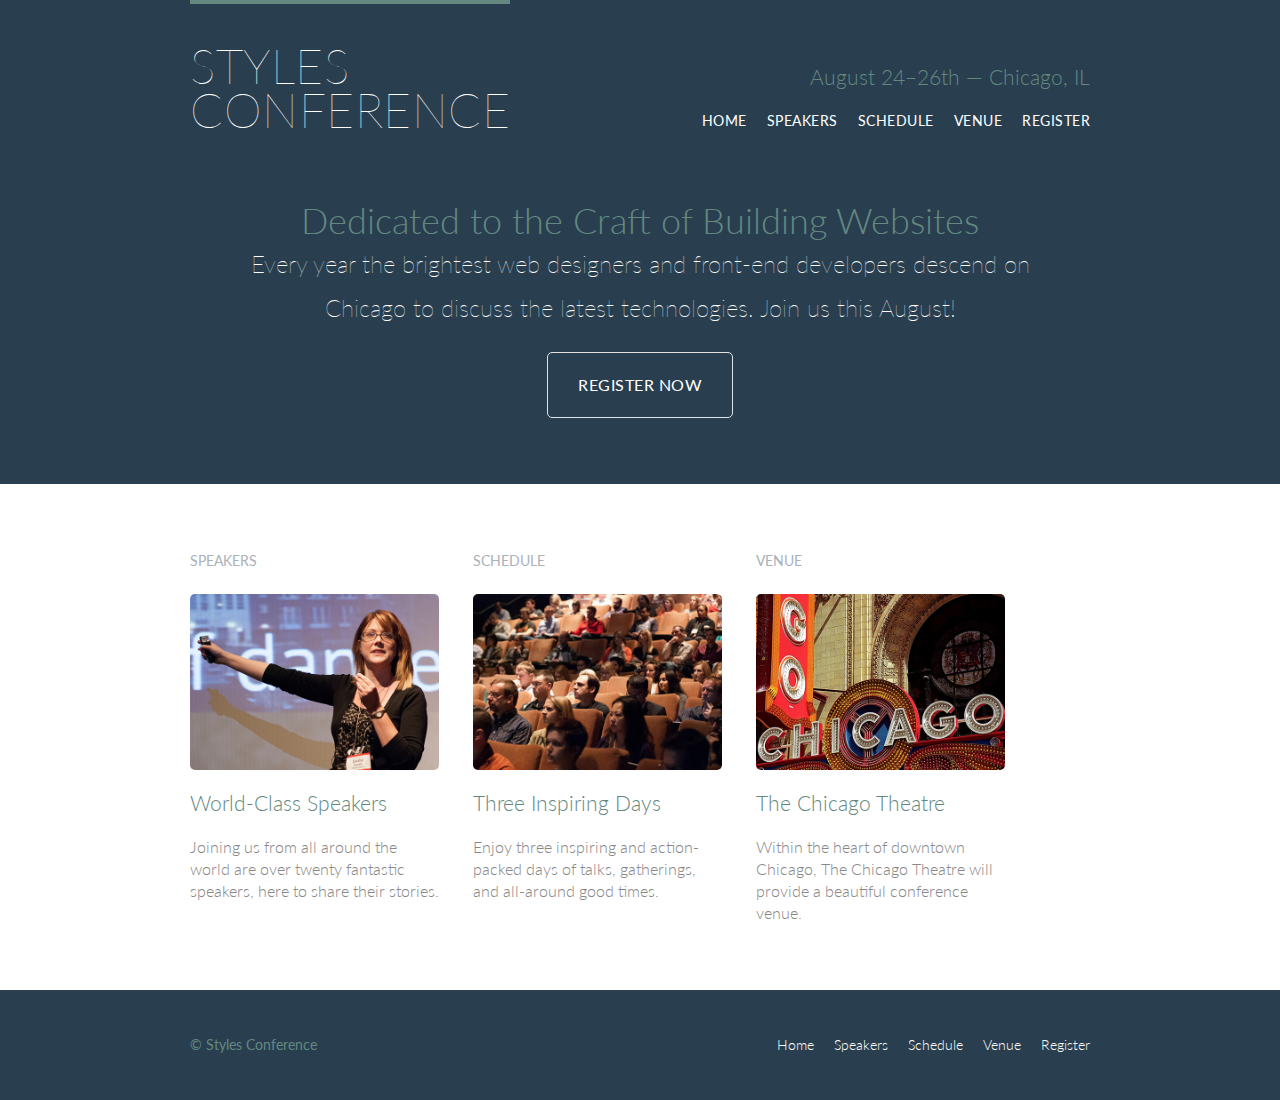
<file: index.html>
<!DOCTYPE html>
<html lang="en">

<head>
  <meta charset="utf-8">
  <title>Styles Conference</title>
  <link rel="stylesheet" href="assets/stylesheets/main.css">
  <link rel="stylesheet" href="http://fonts.googleapis.com/css?family=Lato:100,300,400">
</head>

<body>

  <!-- Header -->

  <header class="primary-header container group">

    <h1 class="logo">
      <a href="index.html">Styles <br> Conference</a>
    </h1>

    <h3 class="tagline">August 24&ndash;26th &mdash; Chicago, IL</h3>

    <nav class="nav primary-nav">
      <ul>
        <li><a href="index.html">Home</a></li><!--
        --><li><a href="speakers.html">Speakers</a></li><!--
        --><li><a href="schedule.html">Schedule</a></li><!--
        --><li><a href="venue.html">Venue</a></li><!--
        --><li><a href="register.html">Register</a></li>
      </ul>
    </nav>

  </header>

  <!-- Hero -->

  <section class="hero container">

    <h2>Dedicated to the Craft of Building Websites</h2>

    <p>Every year the brightest web designers and front-end developers descend on Chicago to discuss the latest technologies.
      Join us this August!</p>

    <a class="btn btn-alt" href="register.html">Register Now</a>

  </section>

  <!-- Teasers -->

  <section class="row">

    <div class="grid">

      <!-- Speakers -->

      <section class="teaser col-1-3">
          <h5>Speakers</h5>
        <a href="speakers.html">
          <img src="assets/images/home/speakers.jpg" alt="Professional speakers">
          <h3>World-Class Speakers</h3>
        </a>
        <p>Joining us from all around the world are over twenty fantastic speakers, here to share their stories.</p>
      </section>
      <!--

      Schedule

      -->
      <section class="teaser col-1-3">
          <h5>Schedule</h5>
        <a href="schedule.html">
          <img src="assets/images/home/schedule.jpg" alt="Three days of talks">
          <h3>Three Inspiring Days</h3>
        </a>
        <p>Enjoy three inspiring and action-packed days of talks, gatherings, and all-around good times.</p>
      </section>
      <!--

      Venue

      -->
      <section class="teaser col-1-3">
          <h5>Venue</h5>
        <a href="venue.html">
          <img src="assets/images/home/venue.jpg" alt="The Chicago Theater">
          <h3>The Chicago Theatre</h3>
        </a>
        <p>Within the heart of downtown Chicago, The Chicago Theatre will provide a beautiful conference venue.</p>
      </section>

    </div>

  </section>

  <!-- Footer -->

  <footer class="primary-footer container group">

    <small>&copy; Styles Conference</small>

    <nav class="nav">
      <ul>
        <li><a href="index.html">Home</a></li><!--
        --><li><a href="speakers.html">Speakers</a></li><!--
        --><li><a href="schedule.html">Schedule</a></li><!--
        --><li><a href="venue.html">Venue</a></li><!--
        --><li><a href="register.html">Register</a></li>
      </ul>
    </nav>

  </footer>

</body>

</html>
</file>
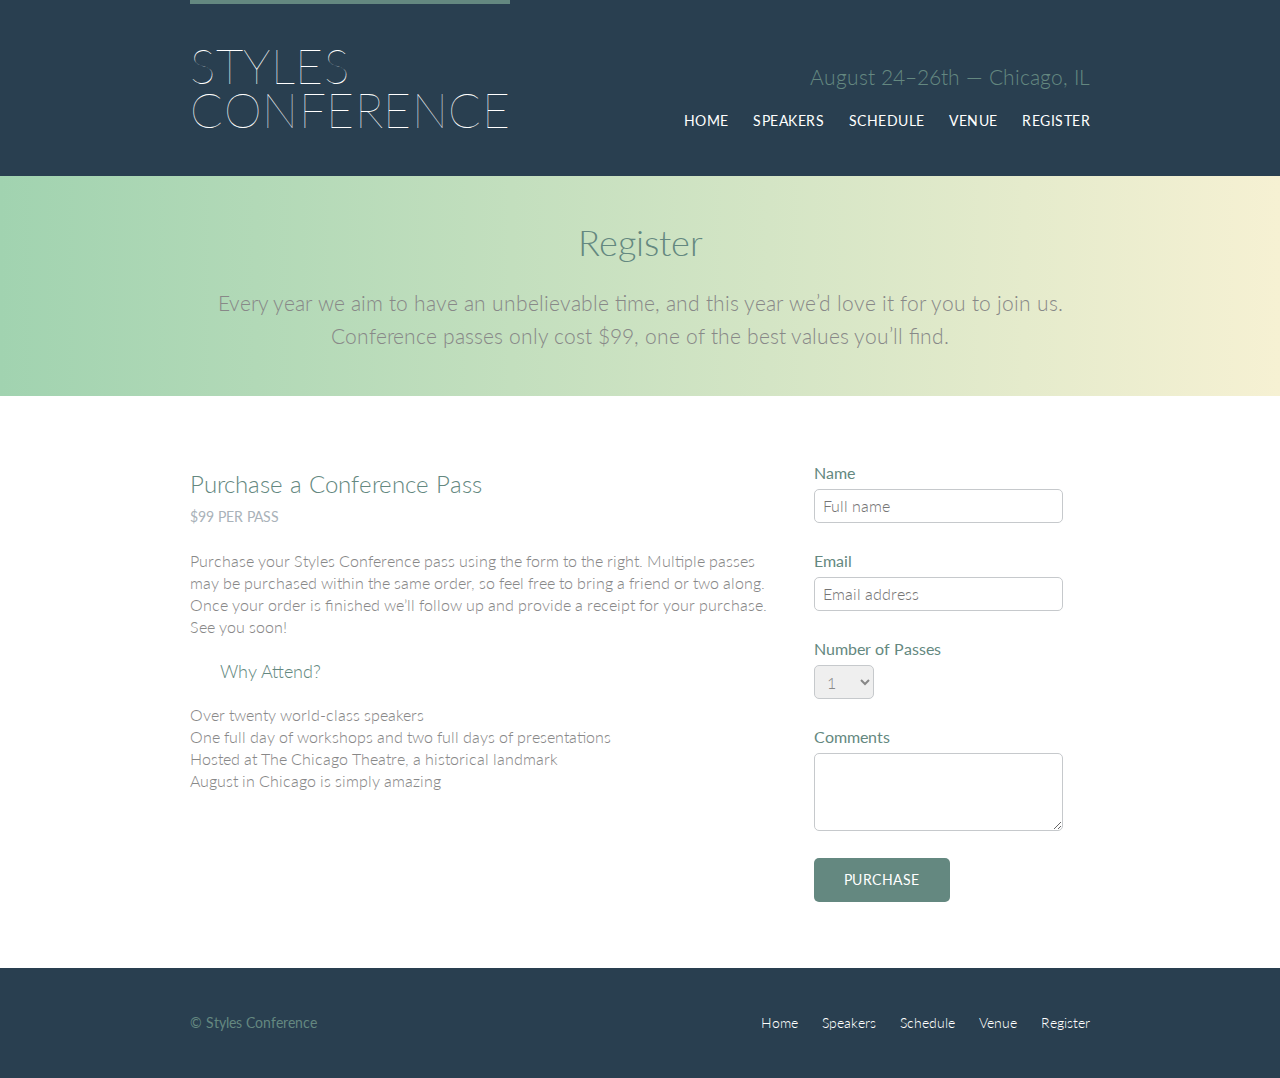
<file: register.html>
<!DOCTYPE html>
<html lang="en">

<head>
  <meta charset="utf-8">
  <title>Register - Styles Conference</title>
  <link rel="stylesheet" href="assets/stylesheets/main.css">
  <link rel="stylesheet" href="http://fonts.googleapis.com/css?family=Lato:100,300,400">
</head>

<body>

  <!-- Header -->

  <header class="primary-header container group">

    <h1 class="logo">
      <a href="index.html">Styles <br> Conference</a>
    </h1>

    <h3 class="tagline">August 24&ndash;26th &mdash; Chicago, IL</h3>

    <nav class="nav primary-nav">
      <ul>
        <li><a href="index.html">Home</a></li>
        <!--
        -->
        <li><a href="speakers.html">Speakers</a></li>
        <!--
        -->
        <li><a href="schedule.html">Schedule</a></li>
        <!--
        -->
        <li><a href="venue.html">Venue</a></li>
        <!--
        -->
        <li><a href="register.html">Register</a></li>
      </ul>
    </nav>

  </header>

  <!-- Main content -->
  <section class="row-alt">
    <div class="lead container">

      <h1>Register</h1>
      <p>Every year we aim to have an unbelievable time, and this year we’d love it for you to join us. Conference passes only cost $99, one of the best values you’ll find.</p>

    </div>
  </section>

  <section class="row">
    <div class="grid">
      <section class="col-2-3">
        <h2>Purchase a Conference Pass</h2>
        <h5>$99 per Pass</h5>

        <p>Purchase your Styles Conference pass using the form to the right. Multiple passes may be purchased within the same
          order, so feel free to bring a friend or two along. Once your order is finished we&#8217;ll follow up and provide
          a receipt for your purchase. See you soon!</p>

        <h4 class="why-attend">Why Attend?</h4>

        <ul>
          <li>Over twenty world-class speakers</li>
          <li>One full day of workshops and two full days of presentations</li>
          <li>Hosted at The Chicago Theatre, a historical landmark</li>
          <li>August in Chicago is simply amazing</li>
        </ul>

      </section>
      <form class="col-1-3" action="#" method="post">
        <fieldset class="register-group">
          <label>
          Name
            <input type="text" name="name" placeholder="Full name" required>
          </label>

          <label>
          Email
            <input type="email" name="email" placeholder="Email address" required>
          </label>

          <label>
          Number of Passes
            <select name="quantity" required>
               <option value="1" selected>1</option>
               <option value="2">2</option>
               <option value="3">3</option>
               <option value="4">4</option>
               <option value="5">5</option>
            </select>
          </label>

          <label>
            Comments
            <textarea name="comments"></textarea>
          </label>

        </fieldset>
        <input class="btn btn-default" type="submit" name="submit" value="Purchase">
      </form>
    </div>
  </section>


  <!-- Footer -->

  <footer class="primary-footer container group">

    <small>&copy; Styles Conference</small>

    <nav class="nav">
      <ul>
        <li><a href="index.html">Home</a></li>
        <!--
        -->
        <li><a href="speakers.html">Speakers</a></li>
        <!--
        -->
        <li><a href="schedule.html">Schedule</a></li>
        <!--
        -->
        <li><a href="venue.html">Venue</a></li>
        <!--
        -->
        <li><a href="register.html">Register</a></li>
      </ul>
    </nav>

  </footer>

</body>

</html>
</file>
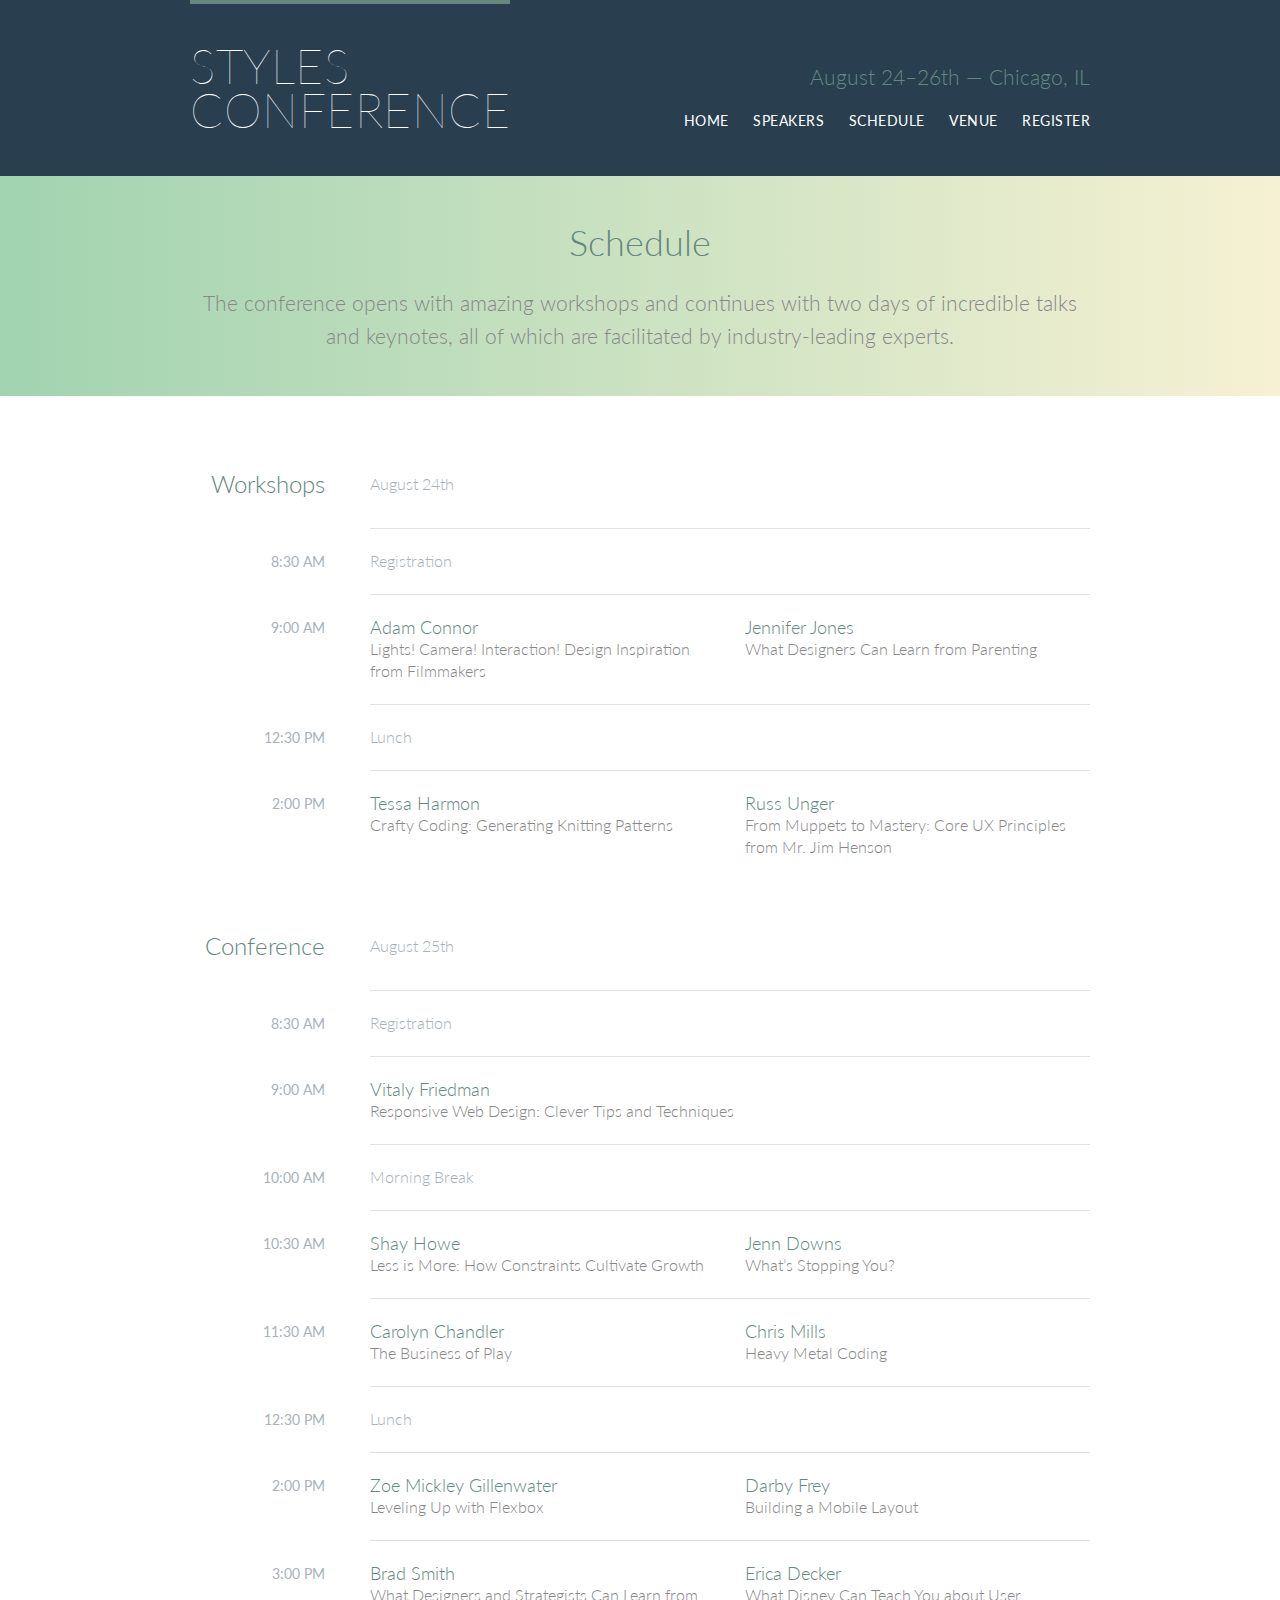
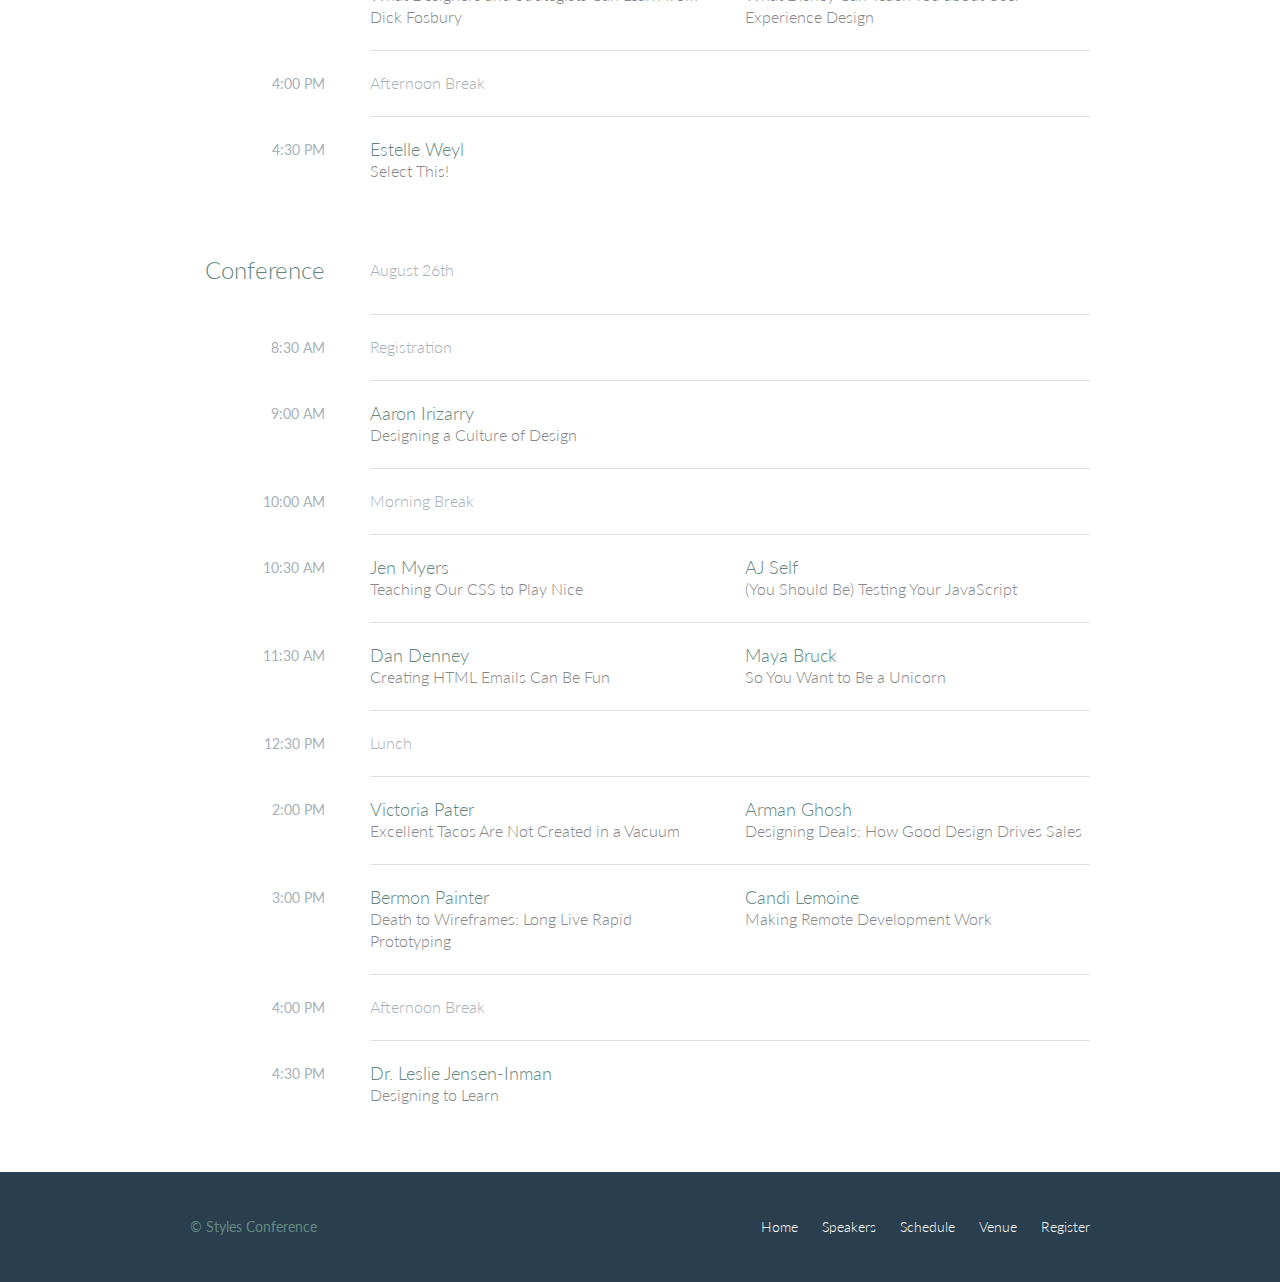
<file: schedule.html>
<!DOCTYPE html>
<html lang="en">

<head>
  <meta charset="utf-8">
  <title>Schedule - Styles Conference</title>
  <link rel="stylesheet" href="assets/stylesheets/main.css">
  <link rel="stylesheet" href="http://fonts.googleapis.com/css?family=Lato:100,300,400">
</head>

<body>

  <!-- Header -->

  <header class="primary-header container group">

    <h1 class="logo">
      <a href="index.html">Styles <br> Conference</a>
    </h1>

    <h3 class="tagline">August 24&ndash;26th &mdash; Chicago, IL</h3>

    <nav class="nav primary-nav">
      <ul>
        <li><a href="index.html">Home</a></li>
        <!--
        -->
        <li><a href="speakers.html">Speakers</a></li>
        <!--
        -->
        <li><a href="schedule.html">Schedule</a></li>
        <!--
        -->
        <li><a href="venue.html">Venue</a></li>
        <!--
        -->
        <li><a href="register.html">Register</a></li>
      </ul>
    </nav>

  </header>

  <!-- Main content -->
  <section class="row-alt">
    <div class="lead container">

      <h1>Schedule</h1>
      <p>The conference opens with amazing workshops and continues with two days of incredible talks and keynotes, all of which
        are facilitated by industry-leading experts.</p>

    </div>
  </section>

  <section class="row">
    <div class="container">
      <table>
        <thead>
          <tr>
            <th scope="row">
              Workshops
            </th>
            <td class="schedule-offset" colspan="2">
              August 24th
            </td>
          </tr>
        </thead>
        <tbody>
          <tr>
            <th scope="row">
              <time datetime="08:30:00">8:30 AM</time>
            </th>
            <td class="schedule-offset" colspan="2">
              Registration
            </td>
          </tr>
          <tr>
            <th scope="row">
              <time datetime="09:00:00">9:00 AM</time>
            </th>
            <td>
              <a href="speakers.html#adam-connor">
                <h4>Adam Connor</h4>
                Lights! Camera! Interaction! Design Inspiration from Filmmakers
              </a>
            </td>
            <td>
              <a href="speakers.html#jennifer-jones">
                <h4>Jennifer Jones</h4>
                What Designers Can Learn from Parenting
              </a>
            </td>
          </tr>
          <tr>
            <th scope="row">
              <time datetime="12:30:00">12:30 PM</time>
            </th>
            <td class="schedule-offset" colspan="2">
              Lunch
            </td>
          </tr>
          <tr>
            <th scope="row">
              <time datetime="14:00">2:00 PM</time>
            </th>
            <td>
              <a href="speakers.html#tessa-harmon">
                <h4>Tessa Harmon</h4>
                Crafty Coding: Generating Knitting Patterns
              </a>
            </td>
            <td>
              <a href="speakers.html#russ-unger">
                <h4>Russ Unger</h4>
                From Muppets to Mastery: Core UX Principles from Mr. Jim Henson
              </a>
            </td>
          </tr>
        </tbody>
      </table>

      <table>
        <thead>
          <tr>
            <th scope="row">
              Conference
            </th>
            <td class="schedule-offset" colspan="2">
              August 25th
            </td>
          </tr>
        </thead>
        <tbody>
          <tr>
            <th scope="row">
              <time datetime="08:30:00">8:30 AM</time>
            </th>
            <td class="schedule-offset" colspan="2">
              Registration
            </td>
          </tr>
          <tr>
            <th scope="row">
              <time datetime="09:00:00">9:00 AM</time>
            </th>
            <td colspan="2">
              <a href="speakers.html#vitaly-friedman">
                <h4>Vitaly Friedman</h4>
                Responsive Web Design: Clever Tips and Techniques
              </a>
            </td>
          </tr>
          <tr>
            <th scope="row">
              <time datetime="10:00:00">10:00 AM</time>
            </th>
            <td class="schedule-offset" colspan="2">
              Morning Break
            </td>
          </tr>
          <tr>
            <th scope="row">
              <time datetime="10:30:00">10:30 AM</time>
            </th>
            <td>
              <a href="speakers.html#shay-howe">
                <h4>Shay Howe</h4>
                Less is More: How Constraints Cultivate Growth
              </a>
            </td>
            <td>
              <a href="speakers.html#jenn-downs">
                <h4>Jenn Downs</h4>
                What&#8217;s Stopping You?
              </a>
            </td>
          </tr>
          <tr>
            <th scope="row">
              <time datetime="11:30:00">11:30 AM</time>
            </th>
            <td>
              <a href="speakers.html#carolyn-chandler">
                <h4>Carolyn Chandler</h4>
                The Business of Play
              </a>
            </td>
            <td>
              <a href="speakers.html#chris-mills">
                <h4>Chris Mills</h4>
                Heavy Metal Coding
              </a>
            </td>
          </tr>
          <tr>
            <th scope="row">
              <time datetime="12:30:00">12:30 PM</time>
            </th>
            <td class="schedule-offset" colspan="2">
              Lunch
            </td>
          </tr>
          <tr>
            <th scope="row">
              <time datetime="14:00">2:00 PM</time>
            </th>
            <td>
              <a href="speakers.html#zoe-mickley-gillenwater">
                <h4>Zoe Mickley Gillenwater</h4>
                Leveling Up with Flexbox
              </a>
            </td>
            <td>
              <a href="speakers.html#darby-frey">
                <h4>Darby Frey</h4>
                Building a Mobile Layout
              </a>
            </td>
          </tr>
          <tr>
            <th scope="row">
              <time datetime="15:00:00">3:00 PM</time>
            </th>
            <td>
              <a href="speakers.html#brad-smith">
                <h4>Brad Smith</h4>
                What Designers and Strategists Can Learn from Dick Fosbury
              </a>
            </td>
            <td>
              <a href="speakers.html#erica-decker">
                <h4>Erica Decker</h4>
                What Disney Can Teach You about User Experience Design
              </a>
            </td>
          </tr>
          <tr>
            <th scope="row">
              <time datetime="16:00:00">4:00 PM</time>
            </th>
            <td class="schedule-offset" colspan="2">
              Afternoon Break
            </td>
          </tr>
          <tr>
            <th scope="row">
              <time datetime="16:30:00">4:30 PM</time>
            </th>
            <td colspan="2">
              <a href="speakers.html#estelle-weyl">
                <h4>Estelle Weyl</h4>
                Select This!
              </a>
            </td>
          </tr>
        </tbody>
      </table>

      <table>
        <thead>
          <tr>
            <th scope="row">
              Conference
            </th>
            <td class="schedule-offset" colspan="2">
              August 26th
            </td>
          </tr>
        </thead>
        <tbody>
          <tr>
            <th scope="row">
              <time datetime="08:30:00">8:30 AM</time>
            </th>
            <td class="schedule-offset" colspan="2">
              Registration
            </td>
          </tr>
          <tr>
            <th scope="row">
              <time datetime="09:00:00">9:00 AM</time>
            </th>
            <td colspan="2">
              <a href="speakers.html#aaron-irizarry">
                <h4>Aaron Irizarry</h4>
                Designing a Culture of Design
              </a>
            </td>
          </tr>
          <tr>
            <th scope="row">
              <time datetime="10:00:00">10:00 AM</time>
            </th>
            <td class="schedule-offset" colspan="2">
              Morning Break
            </td>
          </tr>
          <tr>
            <th scope="row">
              <time datetime="10:30:00">10:30 AM</time>
            </th>
            <td>
              <a href="speakers.html#jen-myers">
                <h4>Jen Myers</h4>
                Teaching Our CSS to Play Nice
              </a>
            </td>
            <td>
              <a href="speakers.html#aj-self">
                <h4>AJ Self</h4>
                (You Should Be) Testing Your JavaScript
              </a>
            </td>
          </tr>
          <tr>
            <th scope="row">
              <time datetime="11:30:00">11:30 AM</time>
            </th>
            <td>
              <a href="speakers.html#dan-denney">
                <h4>Dan Denney</h4>
                Creating HTML Emails Can Be Fun
              </a>
            </td>
            <td>
              <a href="speakers.html#maya-bruck">
                <h4>Maya Bruck</h4>
                So You Want to Be a Unicorn
              </a>
            </td>
          </tr>
          <tr>
            <th scope="row">
              <time datetime="12:30:00">12:30 PM</time>
            </th>
            <td class="schedule-offset" colspan="2">
              Lunch
            </td>
          </tr>
          <tr>
            <th scope="row">
              <time datetime="14:00">2:00 PM</time>
            </th>
            <td>
              <a href="speakers.html#victoria-pater">
                <h4>Victoria Pater</h4>
                Excellent Tacos Are Not Created in a Vacuum
              </a>
            </td>
            <td>
              <a href="speakers.html#arman-ghosh">
                <h4>Arman Ghosh</h4>
                Designing Deals: How Good Design Drives Sales
              </a>
            </td>
          </tr>
          <tr>
            <th scope="row">
              <time datetime="15:00:00">3:00 PM</time>
            </th>
            <td>
              <a href="speakers.html#bermon-painter">
                <h4>Bermon Painter</h4>
                Death to Wireframes: Long Live Rapid Prototyping
              </a>
            </td>
            <td>
              <a href="speakers.html#candi-lemoine">
                <h4>Candi Lemoine</h4>
                Making Remote Development Work
              </a>
            </td>
          </tr>
          <tr>
            <th scope="row">
              <time datetime="16:00:00">4:00 PM</time>
            </th>
            <td class="schedule-offset" colspan="2">
              Afternoon Break
            </td>
          </tr>
          <tr>
            <th scope="row">
              <time datetime="16:30:00">4:30 PM</time>
            </th>
            <td colspan="2">
              <a href="speakers.html#leslie-jensen-inman">
                <h4>Dr. Leslie Jensen-Inman</h4>
                Designing to Learn
              </a>
            </td>
          </tr>
        </tbody>
      </table>
    </div>
  </section>

  <!-- Footer -->

  <footer class="primary-footer container group">

    <small>&copy; Styles Conference</small>

    <nav class="nav">
      <ul>
        <li><a href="index.html">Home</a></li>
        <!--
        -->
        <li><a href="speakers.html">Speakers</a></li>
        <!--
        -->
        <li><a href="schedule.html">Schedule</a></li>
        <!--
        -->
        <li><a href="venue.html">Venue</a></li>
        <!--
        -->
        <li><a href="register.html">Register</a></li>
      </ul>
    </nav>

  </footer>

</body>

</html>
</file>
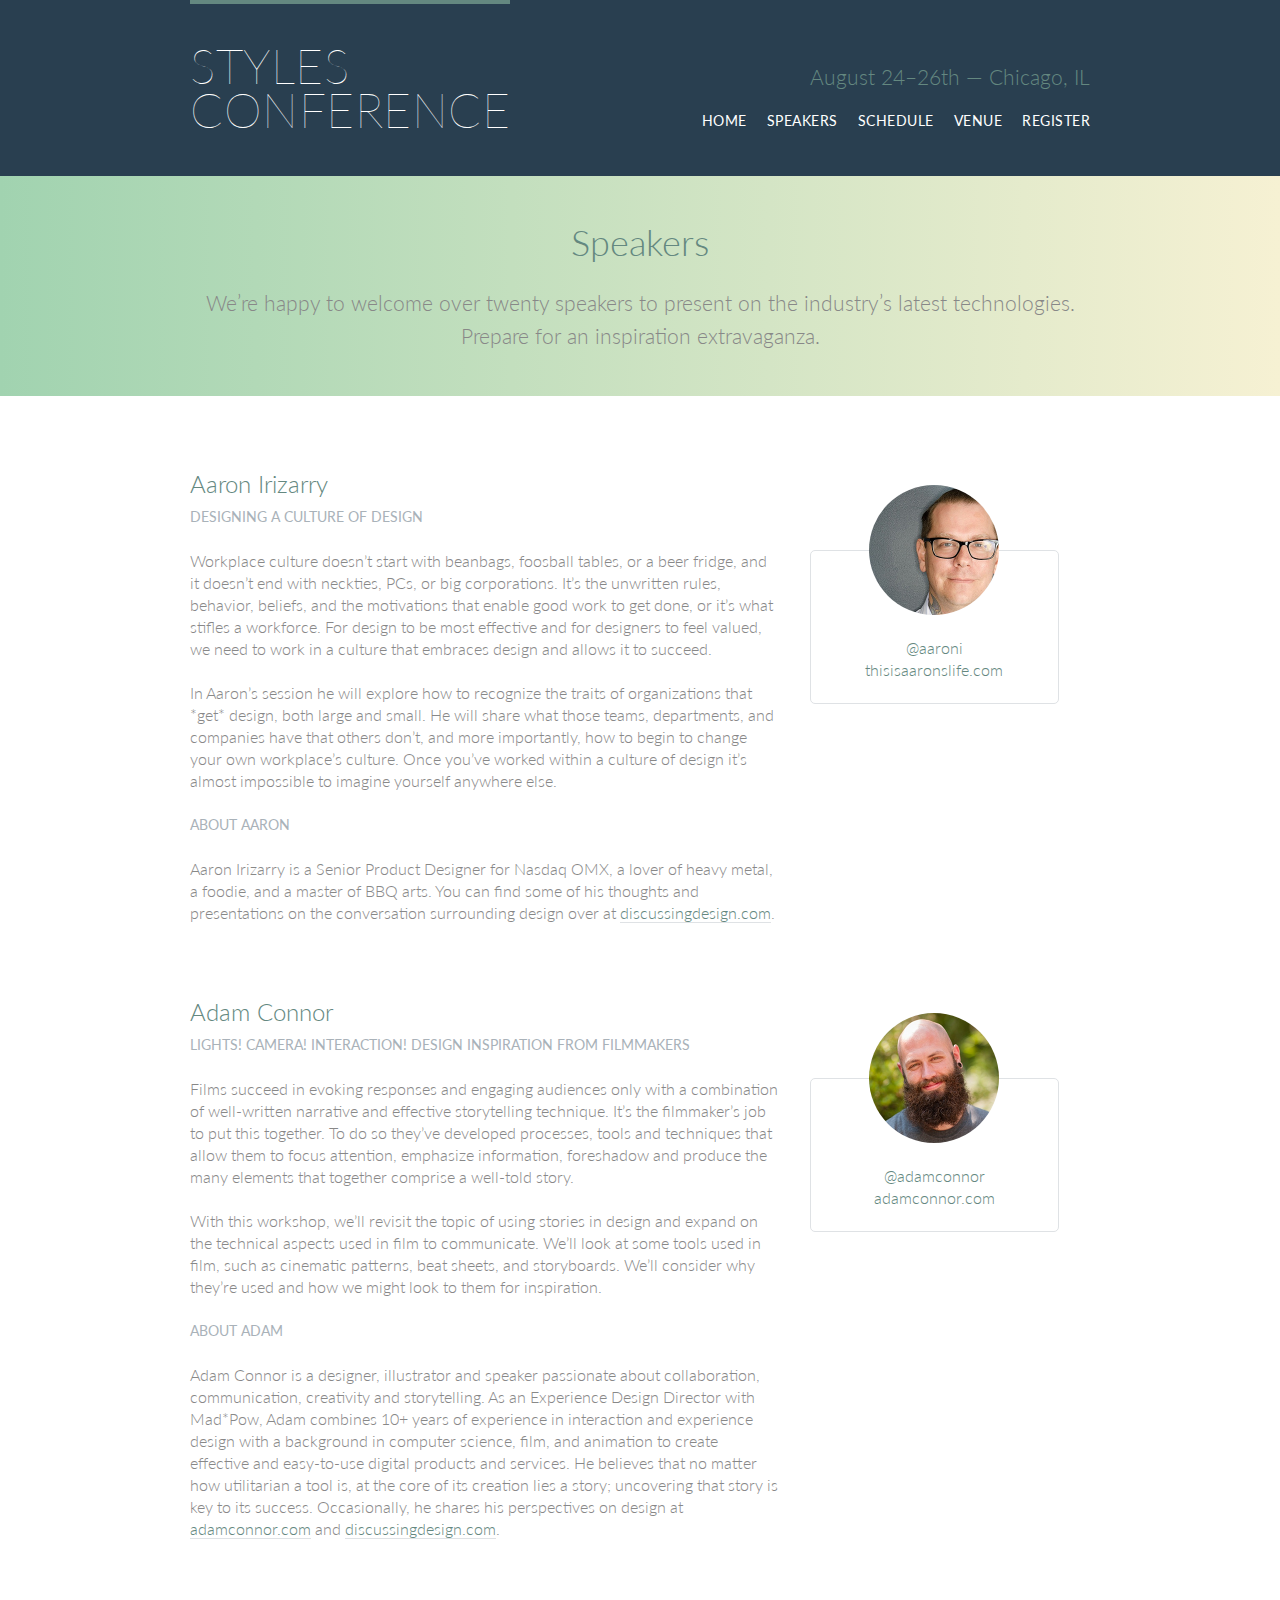
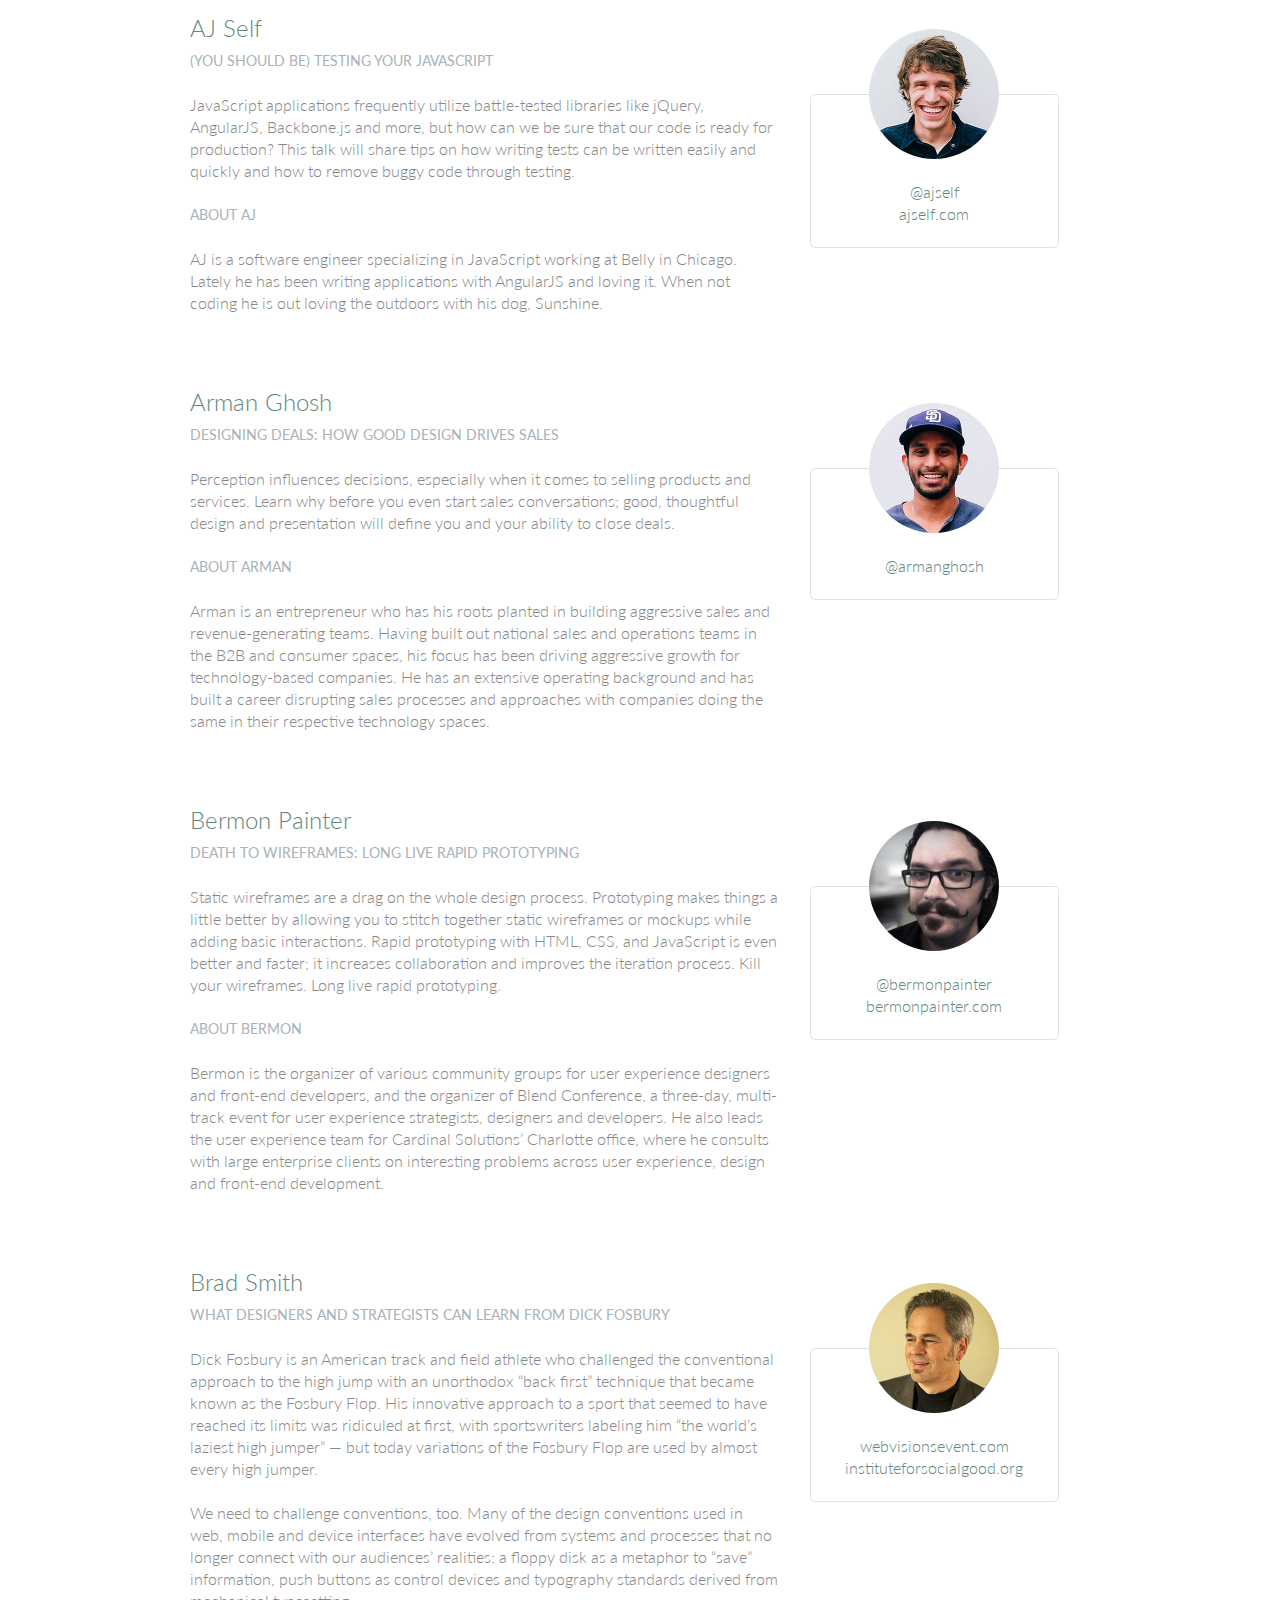
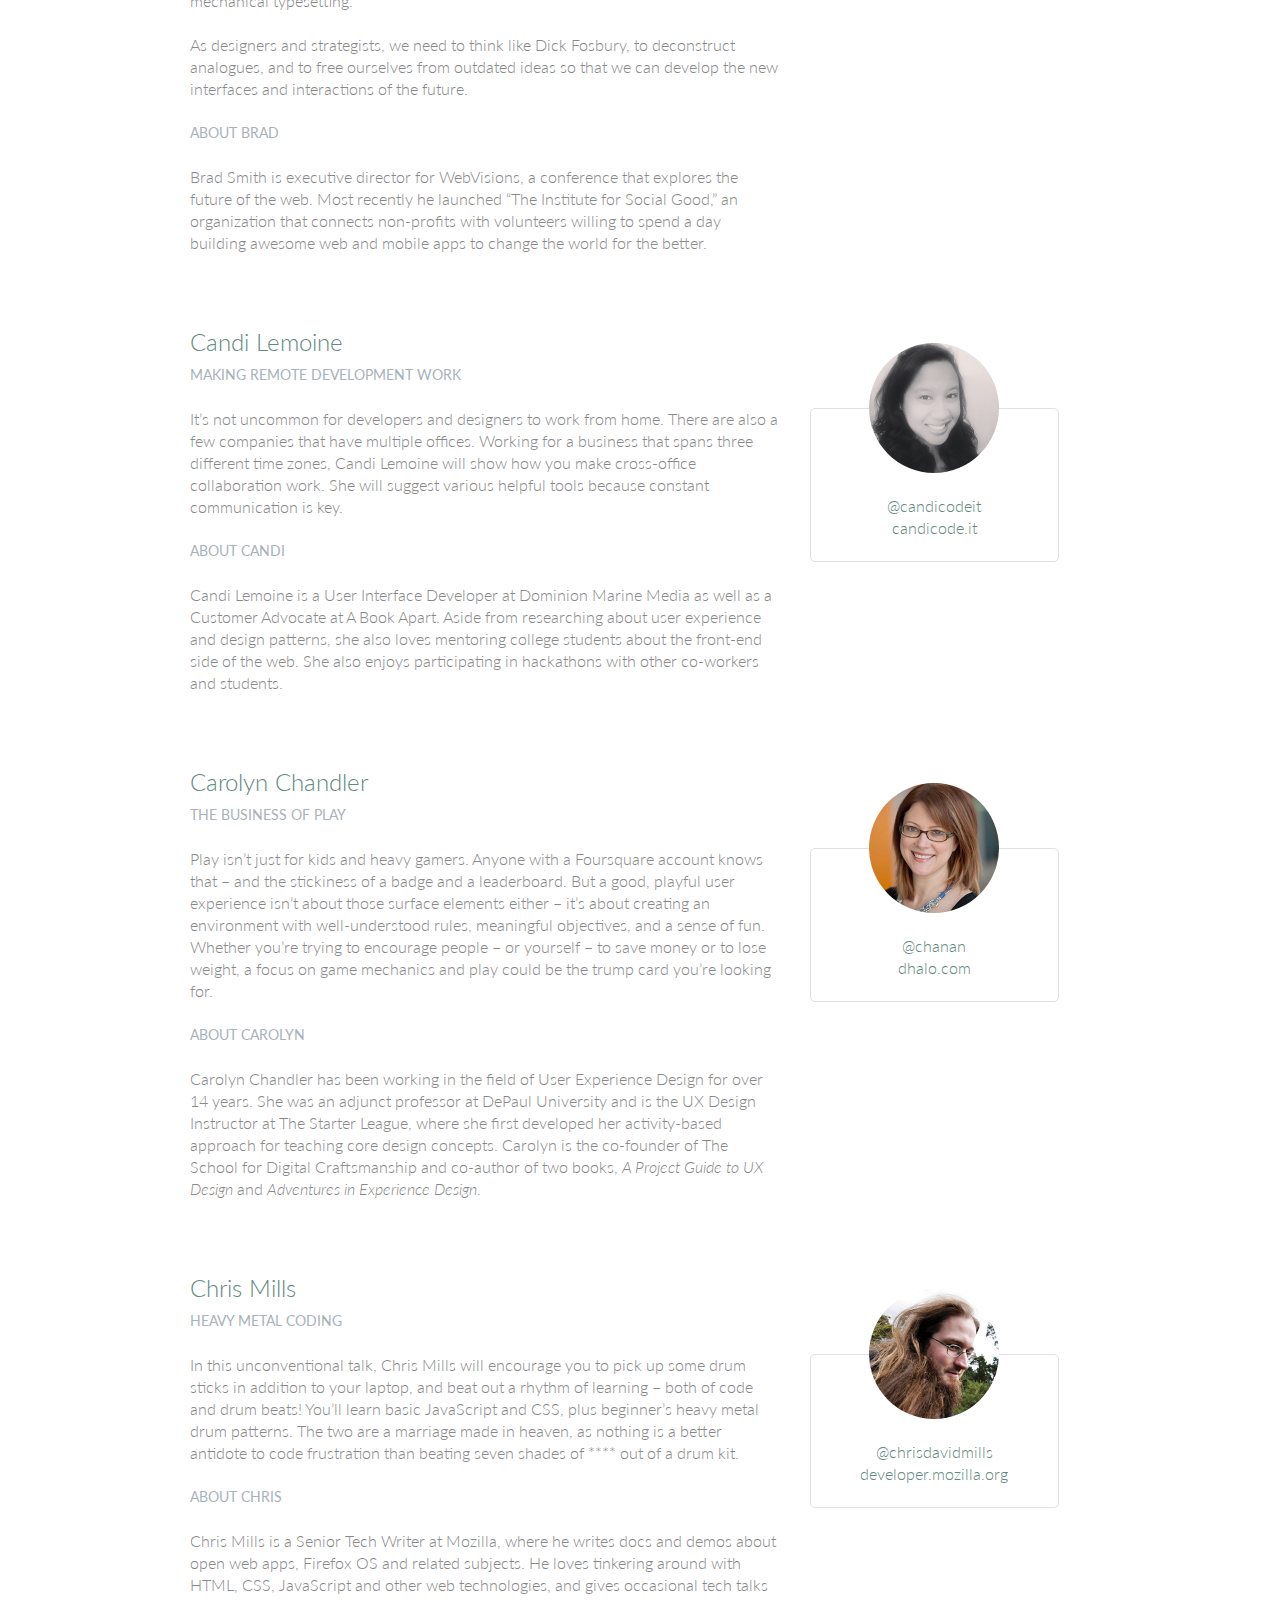
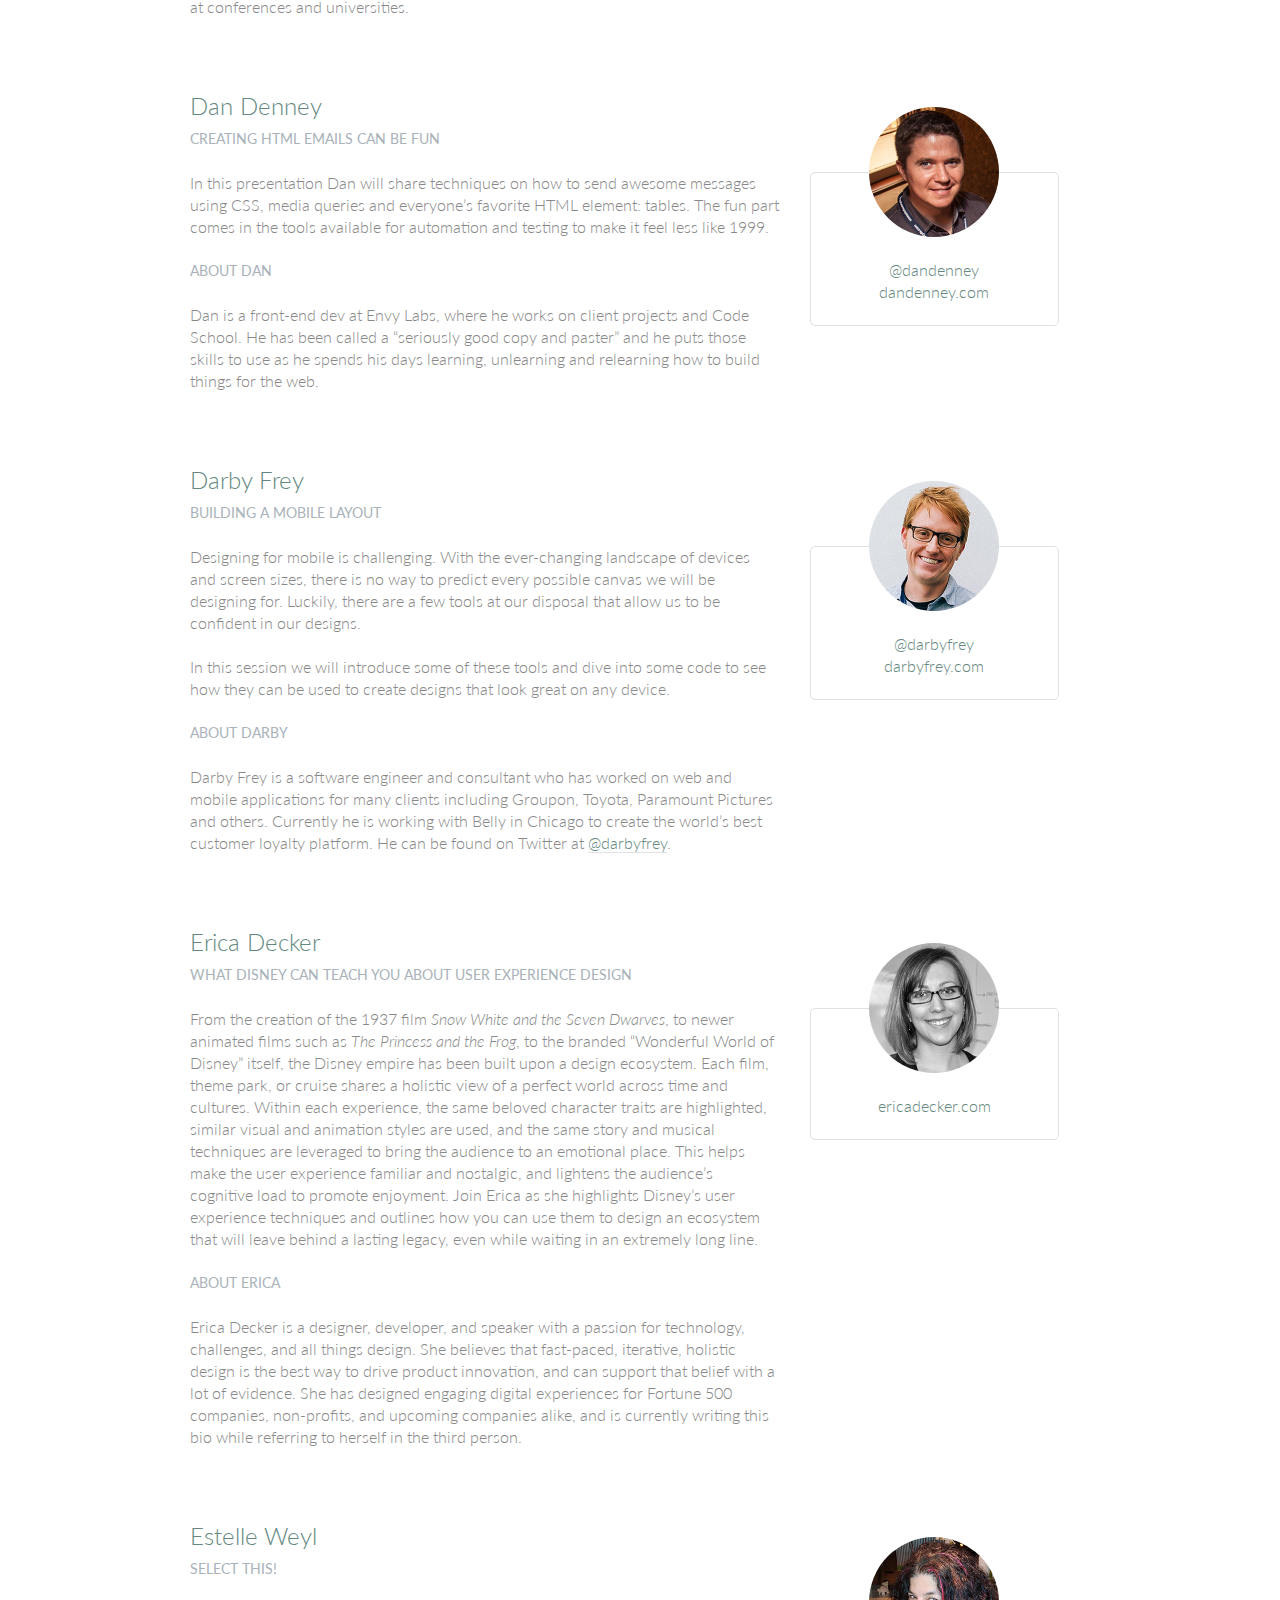
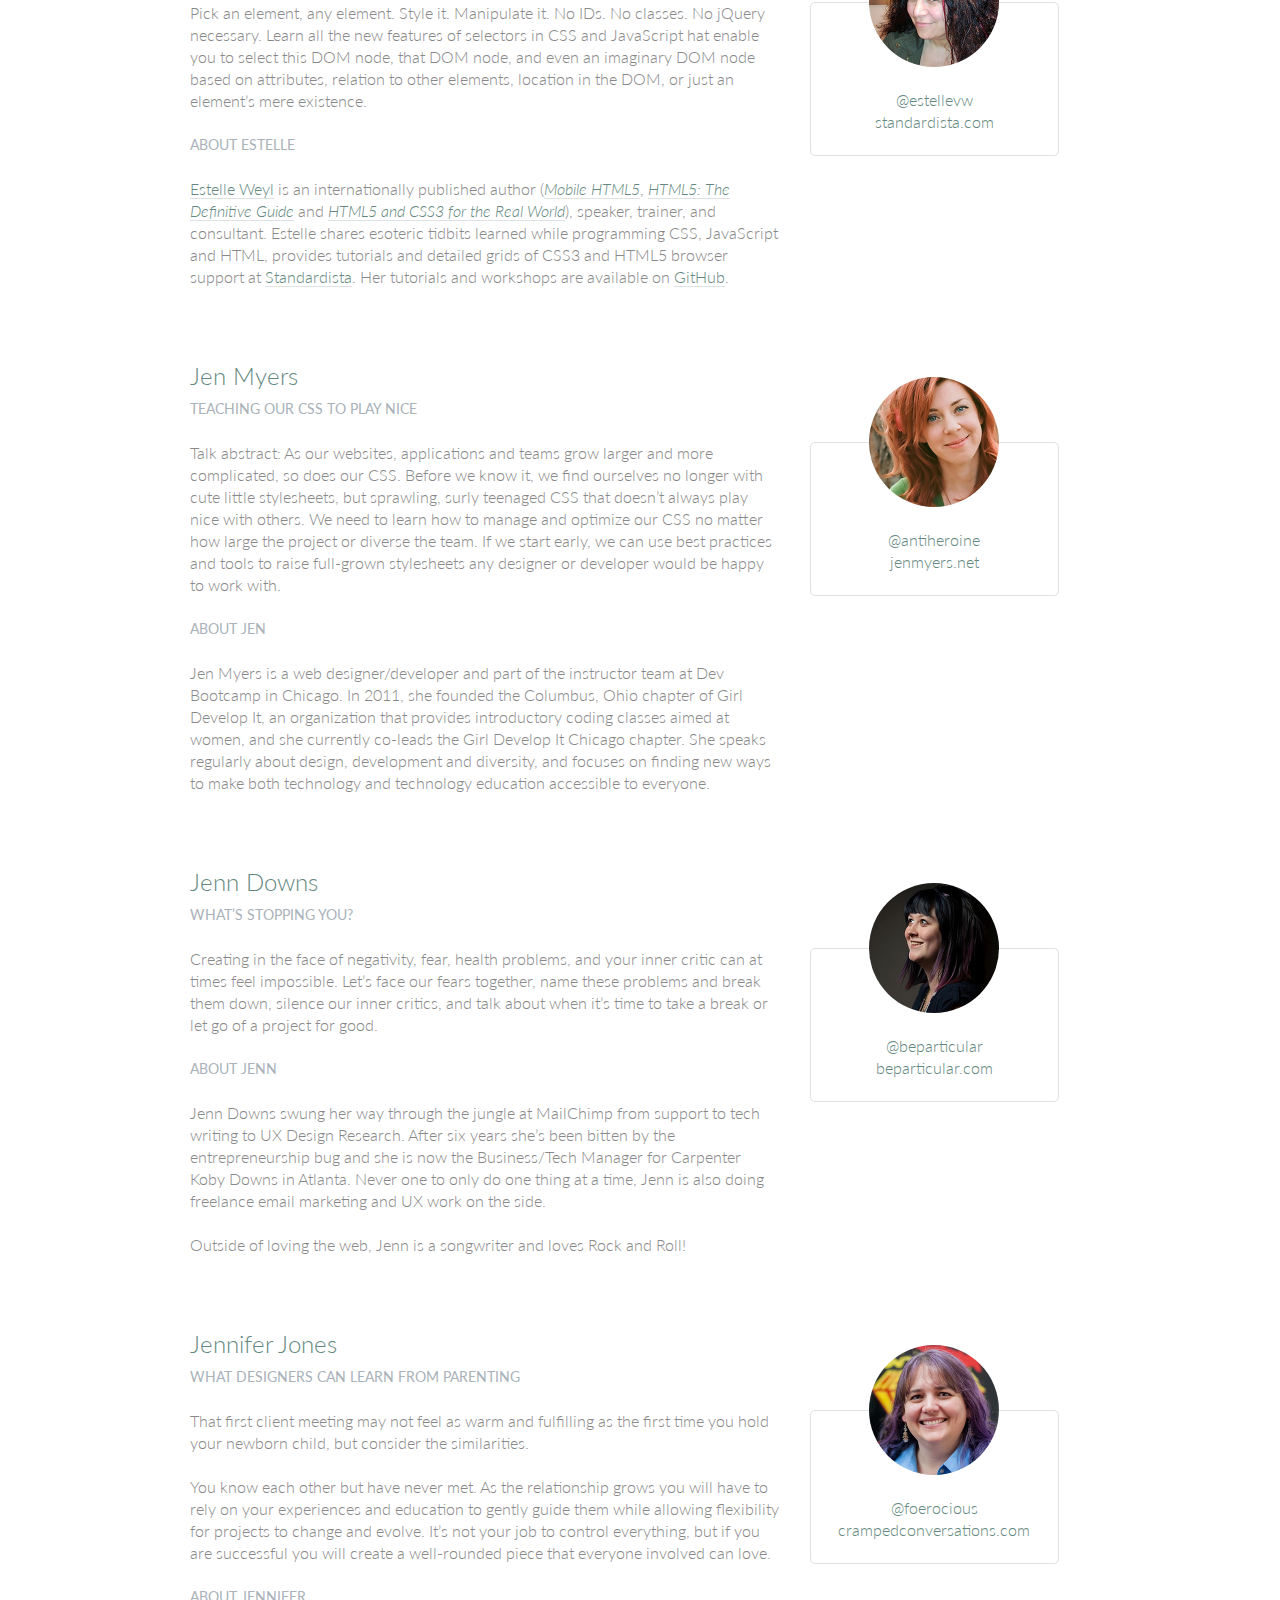
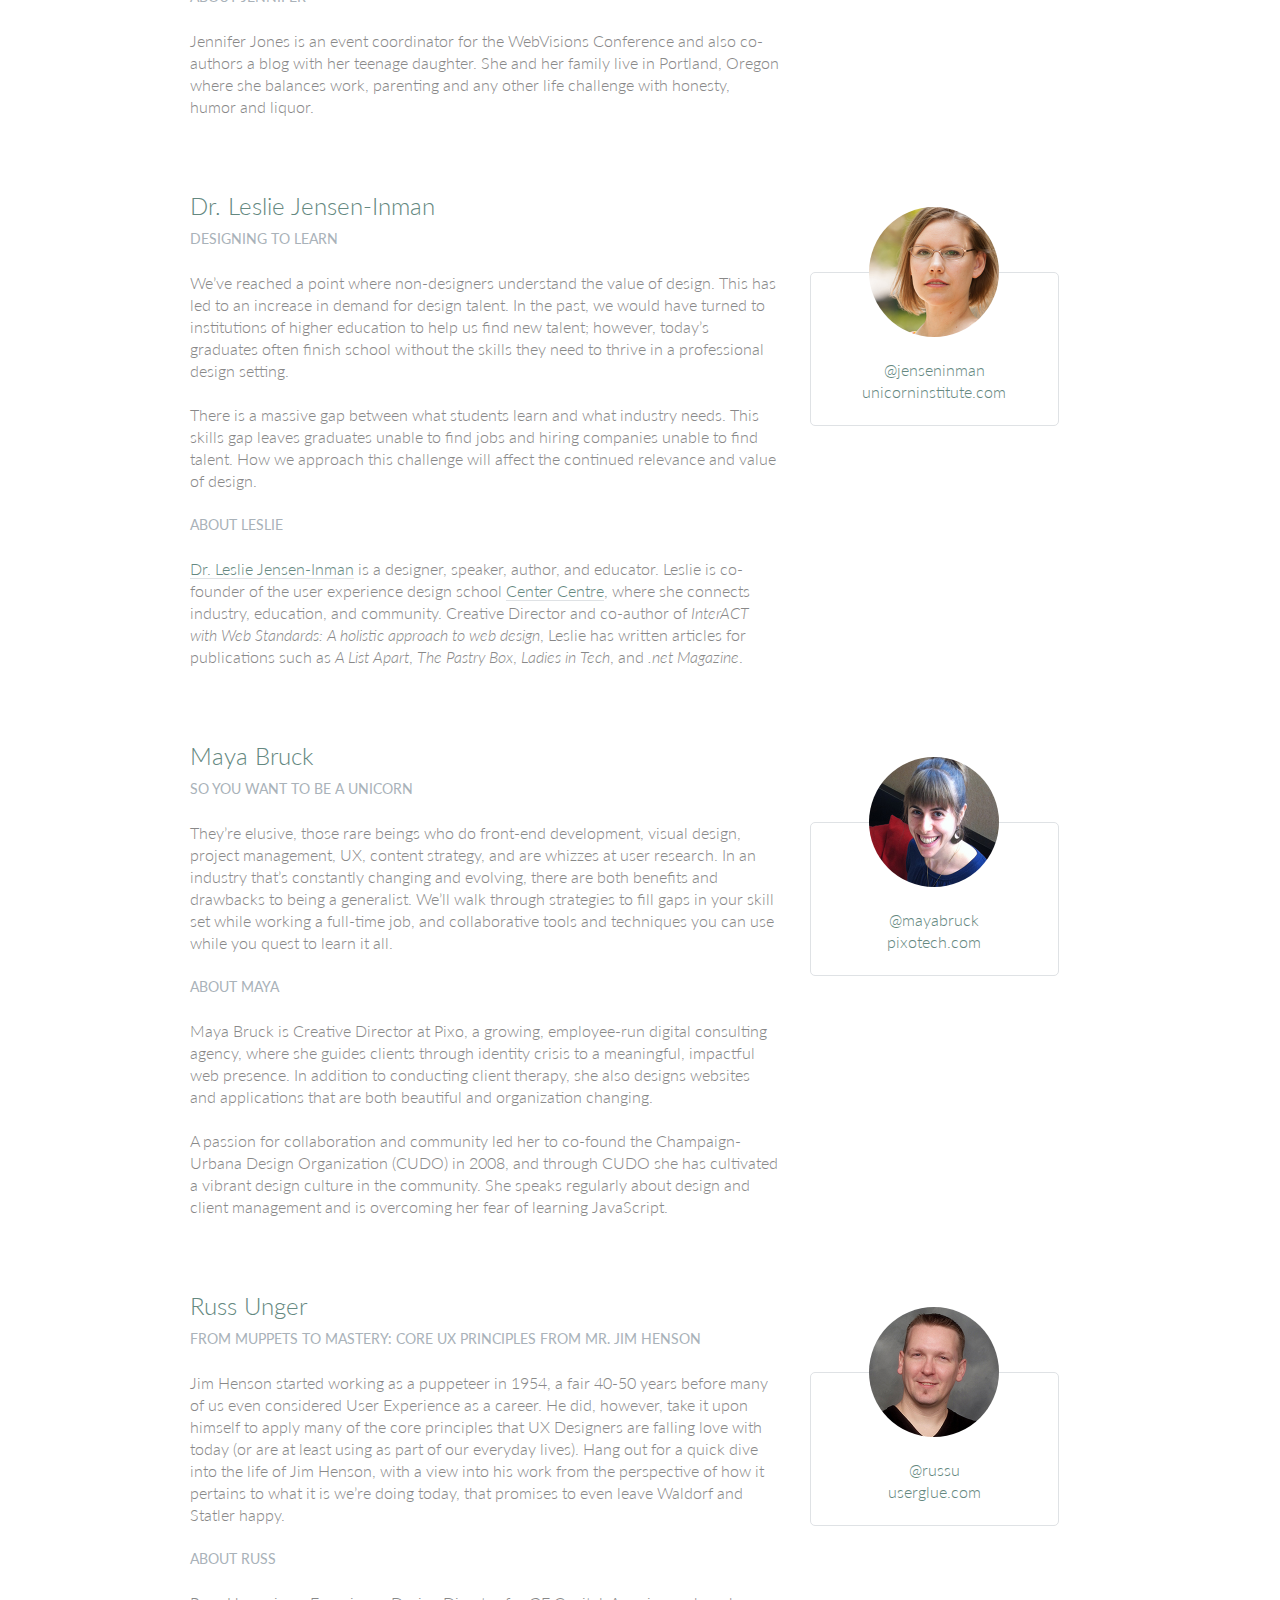
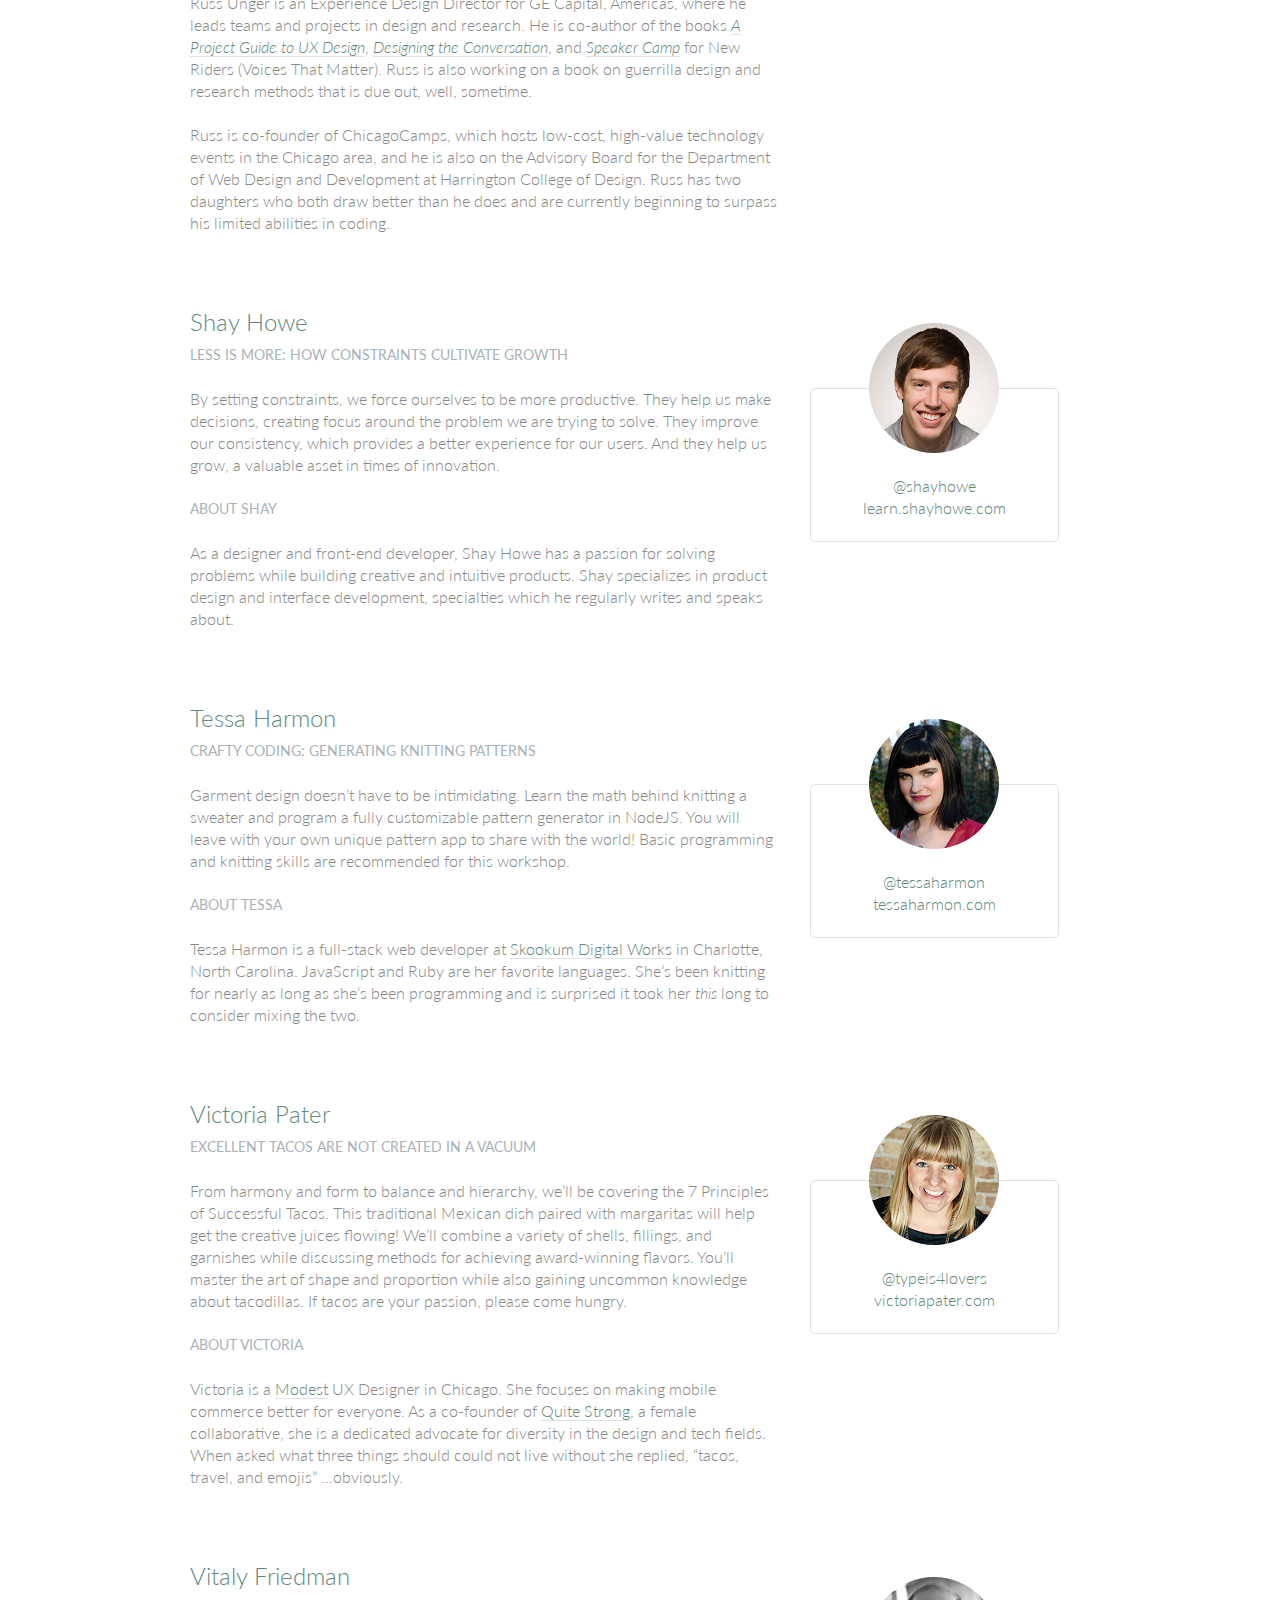
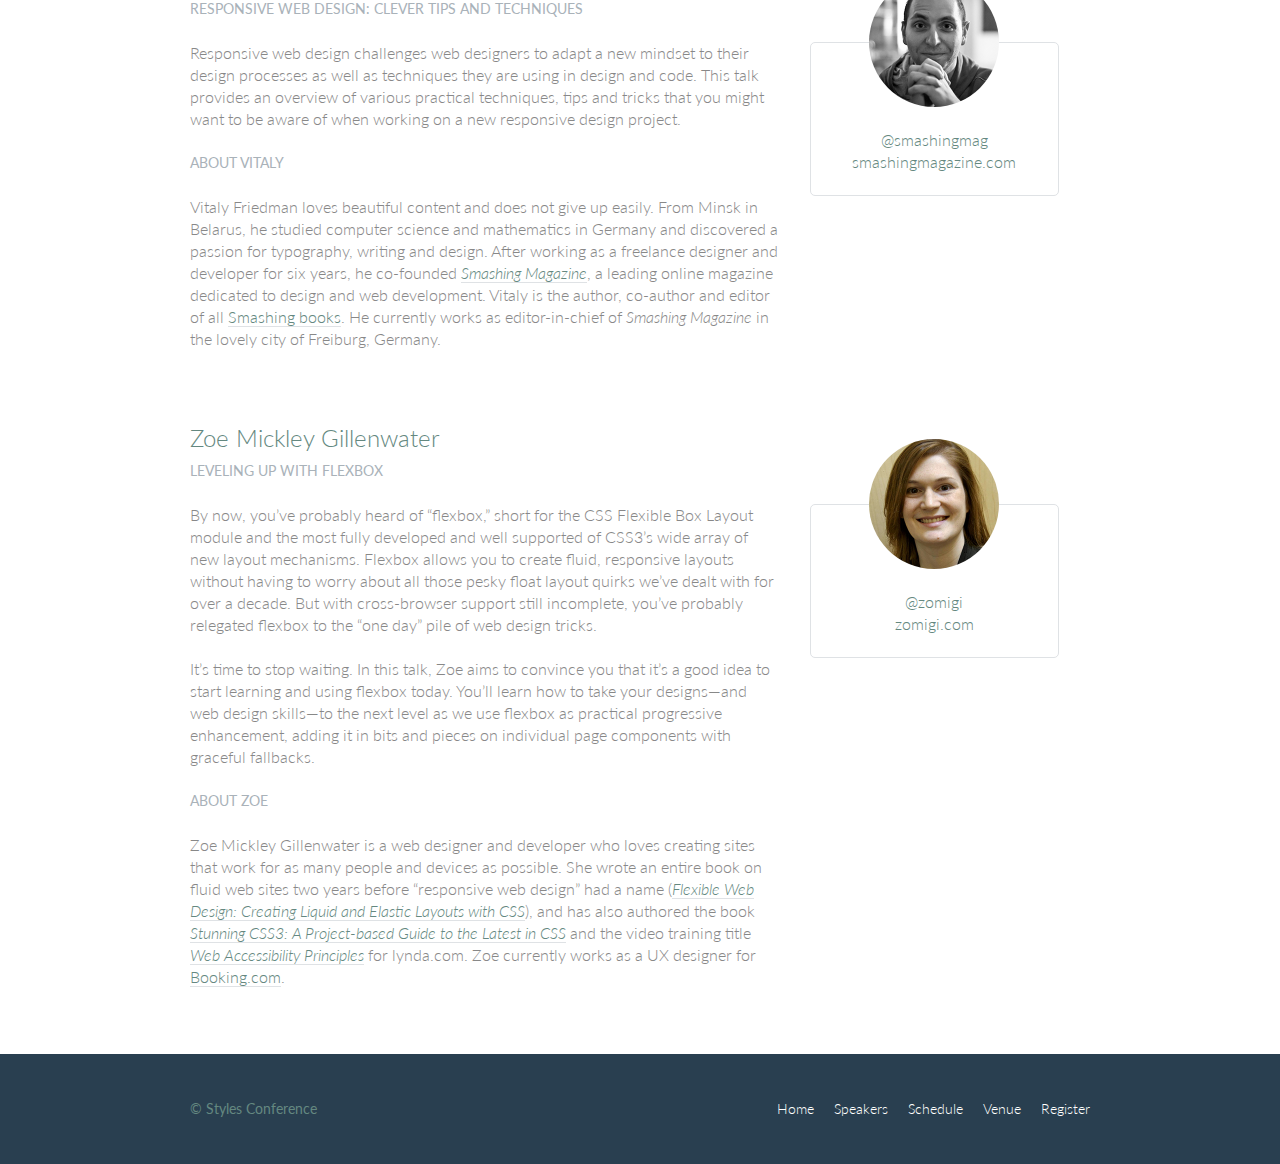
<file: speakers.html>
<!DOCTYPE html>
<html lang="en">

  <head>
    <meta charset="utf-8">
    <title>Speakers - Styles Conference</title>
    <link rel="stylesheet" href="assets/stylesheets/main.css">
    <link rel="stylesheet" href="http://fonts.googleapis.com/css?family=Lato:100,300,400">
  </head>

  <body>

    <!-- Header -->

    <header class="primary-header container group">

      <h1 class="logo">
        <a href="index.html">Styles <br> Conference</a>
      </h1>

      <h3 class="tagline">August 24&ndash;26th &mdash; Chicago, IL</h3>

      <nav class="nav primary-nav">
        <ul>
          <li><a href="index.html">Home</a></li><!--
          --><li><a href="speakers.html">Speakers</a></li><!--
          --><li><a href="schedule.html">Schedule</a></li><!--
          --><li><a href="venue.html">Venue</a></li><!--
          --><li><a href="register.html">Register</a></li>
        </ul>
      </nav>

    </header>

    <!-- Lead -->

    <section class="row-alt">
      <div class="lead container">

        <h1>Speakers</h1>

        <p>We&#8217;re happy to welcome over twenty speakers to present on the industry&#8217;s latest technologies. Prepare for an inspiration extravaganza.</p>

      </div>
    </section>

    <!-- Main content -->

    <section class="row">
      <div class="grid">

        <!-- Aaron Irizarry -->

        <section class="speaker" id="aaron-irizarry">

          <div class="col-2-3">

            <h2>Aaron Irizarry</h2>
            <h5>Designing a Culture of Design</h5>

            <p>Workplace culture doesn&#8217;t start with beanbags, foosball tables, or a beer fridge, and it doesn&#8217;t end with neckties, PCs, or big corporations. It&#8217;s the unwritten rules, behavior, beliefs, and the motivations that enable good work to get done, or it&#8217;s what stifles a workforce. For design to be most effective and for designers to feel valued, we need to work in a culture that embraces design and allows it to succeed.</p>

            <p>In Aaron&#8217;s session he will explore how to recognize the traits of organizations that *get* design, both large and small. He will share what those teams, departments, and companies have that others don&#8217;t, and more importantly, how to begin to change your own workplace&#8217;s culture. Once you&#8217;ve worked within a culture of design it&#8217;s almost impossible to imagine yourself anywhere else.</p>

            <h5>About Aaron</h5>

            <p>Aaron Irizarry is a Senior Product Designer for Nasdaq OMX, a lover of heavy metal, a foodie, and a master of BBQ arts. You can find some of his thoughts and presentations on the conversation surrounding design over at <a href="http://www.discussingdesign.com/">discussingdesign.com</a>.</p>

          </div><!--

          --><aside class="col-1-3">
            <div class="speaker-info">

              <img src="assets/images/speakers/aaron-irizarry.jpg" alt="Aaron Irizarry">

              <ul>
                <li><a href="https://twitter.com/aaroni">@aaroni</a></li>
                <li><a href="http://www.thisisaaronslife.com/">thisisaaronslife.com</a></li>
              </ul>

            </div>
          </aside>

        </section>

        <!-- Adam Connor -->

        <section class="speaker" id="adam-connor">

          <div class="col-2-3">

            <h2>Adam Connor</h2>
            <h5>Lights! Camera! Interaction! Design Inspiration from Filmmakers</h5>

            <p>Films succeed in evoking responses and engaging audiences only with a combination of well-written narrative and effective storytelling technique. It&#8217;s the filmmaker&#8217;s job to put this together. To do so they&#8217;ve developed processes, tools and techniques that allow them to focus attention, emphasize information, foreshadow and produce the many elements that together comprise a well-told story.</p>

            <p>With this workshop, we&#8217;ll revisit the topic of using stories in design and expand on the technical aspects used in film to communicate. We&#8217;ll look at some tools used in film, such as cinematic patterns, beat sheets, and storyboards. We&#8217;ll consider why they&#8217;re used and how we might look to them for inspiration.</p>

            <h5>About Adam</h5>

            <p>Adam Connor is a designer, illustrator and speaker passionate about collaboration, communication, creativity and storytelling. As an Experience Design Director with Mad*Pow, Adam combines 10+ years of experience in interaction and experience design with a background in computer science, film, and animation to create effective and easy-to-use digital products and services. He believes that no matter how utilitarian a tool is, at the core of its creation lies a story; uncovering that story is key to its success. Occasionally, he shares his perspectives on design at <a href="http://adamconnor.com/">adamconnor.com</a> and <a href="http://www.discussingdesign.com/">discussingdesign.com</a>.</p>

          </div><!--

          --><aside class="col-1-3">
            <div class="speaker-info">

              <img src="assets/images/speakers/adam-connor.jpg" alt="Adam Connor">

              <ul>
                <li><a href="https://twitter.com/adamconnor">@adamconnor</a></li>
                <li><a href="http://adamconnor.com/">adamconnor.com</a></li>
              </ul>

            </div>
          </aside>

        </section>

        <!-- AJ Self -->

        <section class="speaker" id="aj-self">

          <div class="col-2-3">

            <h2>AJ Self</h2>
            <h5>(You Should Be) Testing Your JavaScript</h5>

            <p>JavaScript applications frequently utilize battle-tested libraries like jQuery, AngularJS, Backbone.js and more, but how can we be sure that our code is ready for production? This talk will share tips on how writing tests can be written easily and quickly and how to remove buggy code through testing.</p>

            <h5>About AJ</h5>

            <p>AJ is a software engineer specializing in JavaScript working at Belly in Chicago. Lately he has been writing applications with AngularJS and loving it. When not coding he is out loving the outdoors with his dog, Sunshine.</p>

          </div><!--

          --><aside class="col-1-3">
            <div class="speaker-info">

              <img src="assets/images/speakers/aj-self.jpg" alt="AJ Self">

              <ul>
                <li><a href="https://twitter.com/ajself">@ajself</a></li>
                <li><a href="http://www.ajself.com/">ajself.com</a></li>
              </ul>

            </div>
          </aside>

        </section>

        <!-- Arman Ghosh -->

        <section class="speaker" id="arman-ghosh">

          <div class="col-2-3">

            <h2>Arman Ghosh</h2>
            <h5>Designing Deals: How Good Design Drives Sales</h5>

            <p>Perception influences decisions, especially when it comes to selling products and services. Learn why before you even start sales conversations; good, thoughtful design and presentation will define you and your ability to close deals.</p>

            <h5>About Arman</h5>

            <p>Arman is an entrepreneur who has his roots planted in building aggressive sales and revenue-generating teams. Having built out national sales and operations teams in the B2B and consumer spaces, his focus has been driving aggressive growth for technology-based companies. He has an extensive operating background and has built a career disrupting sales processes and approaches with companies doing the same in their respective technology spaces.</p>

          </div><!--

          --><aside class="col-1-3">
            <div class="speaker-info">

              <img src="assets/images/speakers/arman-ghosh.jpg" alt="Arman Ghosh">

              <ul>
                <li><a href="https://twitter.com/armanghosh">@armanghosh</a></li>
              </ul>

            </div>
          </aside>

        </section>

        <!-- Bermon Painter -->

        <section class="speaker" id="bermon-painter">

          <div class="col-2-3">

            <h2>Bermon Painter</h2>
            <h5>Death to Wireframes: Long Live Rapid Prototyping</h5>

            <p>Static wireframes are a drag on the whole design process. Prototyping makes things a little better by allowing you to stitch together static wireframes or mockups while adding basic interactions. Rapid prototyping with HTML, CSS, and JavaScript is even better and faster; it increases collaboration and improves the iteration process. Kill your wireframes. Long live rapid prototyping.</p>

            <h5>About Bermon</h5>

            <p>Bermon is the organizer of various community groups for user experience designers and front-end developers, and the organizer of Blend Conference, a three-day, multi-track event for user experience strategists, designers and developers. He also leads the user experience team for Cardinal Solutions&#8217; Charlotte office, where he consults with large enterprise clients on interesting problems across user experience, design and front-end development.</p>

          </div><!--

          --><aside class="col-1-3">
            <div class="speaker-info">

              <img src="assets/images/speakers/bermon-painter.jpg" alt="Bermon Painter">

              <ul>
                <li><a href="https://twitter.com/bermonpainter">@bermonpainter</a></li>
                <li><a href="http://bermonpainter.com/">bermonpainter.com</a></li>
              </ul>

            </div>
          </aside>

        </section>

        <!-- Brad Smith -->

        <section class="speaker" id="brad-smith">

          <div class="col-2-3">

            <h2>Brad Smith</h2>
            <h5>What Designers and Strategists Can Learn from Dick Fosbury</h5>

            <p>Dick Fosbury is an American track and field athlete who challenged the conventional approach to the high jump with an unorthodox &#8220;back first&#8221; technique that became known as the Fosbury Flop. His innovative approach to a sport that seemed to have reached its limits was ridiculed at first, with sportswriters labeling him &#8220;the world&#8217;s laziest high jumper&#8221; &#8212; but today variations of the Fosbury Flop are used by almost every high jumper.</p>

            <p>We need to challenge conventions, too. Many of the design conventions used in web, mobile and device interfaces have evolved from systems and processes that no longer connect with our audiences&#8217; realities: a floppy disk as a metaphor to &#8220;save&#8221; information, push buttons as control devices and typography standards derived from mechanical typesetting.</p>

            <p>As designers and strategists, we need to think like Dick Fosbury, to deconstruct analogues, and to free ourselves from outdated ideas so that we can develop the new interfaces and interactions of the future.</p>

            <h5>About Brad</h5>

            <p>Brad Smith is executive director for WebVisions, a conference that explores the future of the web. Most recently he launched &#8220;The Institute for Social Good,&#8221; an organization that connects non-profits with volunteers willing to spend a day building awesome web and mobile apps to change the world for the better.</p>

          </div><!--

          --><aside class="col-1-3">
            <div class="speaker-info">

              <img src="assets/images/speakers/brad-smith.jpg" alt="Brad Smith">

              <ul>
                <li><a href="http://www.webvisionsevent.com/">webvisionsevent.com</a></li>
                <li><a href="http://www.instituteforsocialgood.org/">instituteforsocialgood.org</a></li>
              </ul>

            </div>
          </aside>

        </section>

        <!-- Candi Lemoine -->

        <section class="speaker" id="candi-lemoine">

          <div class="col-2-3">

            <h2>Candi Lemoine</h2>
            <h5>Making Remote Development Work</h5>

            <p>It&#8217;s not uncommon for developers and designers to work from home. There are also a few companies that have multiple offices. Working for a business that spans three different time zones, Candi Lemoine will show how you make cross-office collaboration work. She will suggest various helpful tools because constant communication is key.</p>

            <h5>About Candi</h5>

            <p>Candi Lemoine is a User Interface Developer at Dominion Marine Media as well as a Customer Advocate at A Book Apart. Aside from researching about user experience and design patterns, she also loves mentoring college students about the front-end side of the web. She also enjoys participating in hackathons with other co-workers and students.</p>

          </div><!--

          --><aside class="col-1-3">
            <div class="speaker-info">

              <img src="assets/images/speakers/candi-lemoine.jpg" alt="Candi Lemoine">

              <ul>
                <li><a href="https://twitter.com/candicodeit">@candicodeit</a></li>
                <li><a href="http://candicode.it/">candicode.it</a></li>
              </ul>

            </div>
          </aside>

        </section>

        <!-- Carolyn Chandler -->

        <section class="speaker" id="carolyn-chandler">

          <div class="col-2-3">

            <h2>Carolyn Chandler</h2>
            <h5>The Business of Play</h5>

            <p>Play isn&#8217;t just for kids and heavy gamers. Anyone with a Foursquare account knows that &#8211; and the stickiness of a badge and a leaderboard. But a good, playful user experience isn&#8217;t about those surface elements either &#8211; it&#8217;s about creating an environment with well-understood rules, meaningful objectives, and a sense of fun. Whether you&#8217;re trying to encourage people &#8211; or yourself &#8211; to save money or to lose weight, a focus on game mechanics and play could be the trump card you&#8217;re looking for.</p>

            <h5>About Carolyn</h5>

            <p>Carolyn Chandler has been working in the field of User Experience Design for over 14 years. She was an adjunct professor at DePaul University and is the UX Design Instructor at The Starter League, where she first developed her activity-based approach for teaching core design concepts. Carolyn is the co-founder of The School for Digital Craftsmanship and co-author of two books, <cite>A Project Guide to UX Design</cite> and <cite>Adventures in Experience Design</cite>.</p>

          </div><!--

          --><aside class="col-1-3">
            <div class="speaker-info">

              <img src="assets/images/speakers/carolyn-chandler.jpg" alt="Carolyn Chandler">

              <ul>
                <li><a href="https://twitter.com/chanan">@chanan</a></li>
                <li><a href="http://www.dhalo.com/">dhalo.com</a></li>
              </ul>

            </div>
          </aside>

        </section>

        <!-- Chris Mills -->

        <section class="speaker" id="chris-mills">

          <div class="col-2-3">

            <h2>Chris Mills</h2>
            <h5>Heavy Metal Coding</h5>

            <p>In this unconventional talk, Chris Mills will encourage you to pick up some drum sticks in addition to your laptop, and beat out a rhythm of learning &#8211; both of code and drum beats! You&#8217;ll learn basic JavaScript and CSS, plus beginner&#8217;s heavy metal drum patterns. The two are a marriage made in heaven, as nothing is a better antidote to code frustration than beating seven shades of **** out of a drum kit.</p>

            <h5>About Chris</h5>

            <p>Chris Mills is a Senior Tech Writer at Mozilla, where he writes docs and demos about open web apps, Firefox OS and related subjects. He loves tinkering around with HTML, CSS, JavaScript and other web technologies, and gives occasional tech talks at conferences and universities.</p>

          </div><!--

          --><aside class="col-1-3">
            <div class="speaker-info">

              <img src="assets/images/speakers/chris-mills.jpg" alt="Chris Mills">

              <ul>
                <li><a href="https://twitter.com/chrisdavidmills">@chrisdavidmills</a></li>
                <li><a href="https://developer.mozilla.org/">developer.mozilla.org</a></li>
              </ul>

            </div>
          </aside>

        </section>

        <!-- Dan Denney -->

        <section class="speaker" id="dan-denney">

          <div class="col-2-3">

            <h2>Dan Denney</h2>
            <h5>Creating HTML Emails Can Be Fun</h5>

            <p>In this presentation Dan will share techniques on how to send awesome messages using CSS, media queries and everyone&#8217;s favorite HTML element: tables. The fun part comes in the tools available for automation and testing to make it feel less like 1999.</p>

            <h5>About Dan</h5>

            <p>Dan is a front-end dev at Envy Labs, where he works on client projects and Code School. He has been called a &#8220;seriously good copy and paster&#8221; and he puts those skills to use as he spends his days learning, unlearning and relearning how to build things for the web.</p>

          </div><!--

          --><aside class="col-1-3">
            <div class="speaker-info">

              <img src="assets/images/speakers/dan-denney.jpg" alt="Dan Denney">

              <ul>
                <li><a href="https://twitter.com/dandenney">@dandenney</a></li>
                <li><a href="http://dandenney.com/">dandenney.com</a></li>
              </ul>

            </div>
          </aside>

        </section>

        <!-- Darby Frey -->

        <section class="speaker" id="darby-frey">

          <div class="col-2-3">

            <h2>Darby Frey</h2>
            <h5>Building a Mobile Layout</h5>

            <p>Designing for mobile is challenging. With the ever-changing landscape of devices and screen sizes, there is no way to predict every possible canvas we will be designing for. Luckily, there are a few tools at our disposal that allow us to be confident in our designs.</p>

            <p>In this session we will introduce some of these tools and dive into some code to see how they can be used to create designs that look great on any device.</p>

            <h5>About Darby</h5>

            <p>Darby Frey is a software engineer and consultant who has worked on web and mobile applications for many clients including Groupon, Toyota, Paramount Pictures and others. Currently he is working with Belly in Chicago to create the world&#8217;s best customer loyalty platform. He can be found on Twitter at <a href="https://twitter.com/darbyfrey">@darbyfrey</a>.</p>

          </div><!--

          --><aside class="col-1-3">
            <div class="speaker-info">

              <img src="assets/images/speakers/darby-frey.jpg" alt="Darby Frey">

              <ul>
                <li><a href="https://twitter.com/darbyfrey">@darbyfrey</a></li>
                <li><a href="http://darbyfrey.com/">darbyfrey.com</a></li>
              </ul>

            </div>
          </aside>

        </section>

        <!-- Erica Decker -->

        <section class="speaker" id="erica-decker">

          <div class="col-2-3">

            <h2>Erica Decker</h2>
            <h5>What Disney Can Teach You about User Experience Design</h5>

            <p>From the creation of the 1937 film <cite>Snow White and the Seven Dwarves</cite>, to newer animated films such as <cite>The Princess and the Frog</cite>, to the branded &#8220;Wonderful World of Disney&#8221; itself, the Disney empire has been built upon a design ecosystem. Each film, theme park, or cruise shares a holistic view of a perfect world across time and cultures. Within each experience, the same beloved character traits are highlighted, similar visual and animation styles are used, and the same story and musical techniques are leveraged to bring the audience to an emotional place. This helps make the user experience familiar and nostalgic, and lightens the audience&#8217;s cognitive load to promote enjoyment. Join Erica as she highlights Disney&#8217;s user experience techniques and outlines how you can use them to design an ecosystem that will leave behind a lasting legacy, even while waiting in an extremely long line.</p>

            <h5>About Erica</h5>

            <p>Erica Decker is a designer, developer, and speaker with a passion for technology, challenges, and all things design. She believes that fast-paced, iterative, holistic design is the best way to drive product innovation, and can support that belief with a lot of evidence. She has designed engaging digital experiences for Fortune 500 companies, non-profits, and upcoming companies alike, and is currently writing this bio while referring to herself in the third person.</p>

          </div><!--

          --><aside class="col-1-3">
            <div class="speaker-info">

              <img src="assets/images/speakers/erica-decker.jpg" alt="Erica Decker">

              <ul>
                <li><a href="http://ericadecker.com/">ericadecker.com</a></li>
              </ul>

            </div>
          </aside>

        </section>

        <!-- Estelle Weyl -->

        <section class="speaker" id="estelle-weyl">

          <div class="col-2-3">

            <h2>Estelle Weyl</h2>
            <h5>Select This!</h5>

            <p>Pick an element, any element. Style it. Manipulate it. No IDs. No classes. No jQuery necessary. Learn all the new features of selectors in CSS and JavaScript hat enable you to select this DOM node, that DOM node, and even an imaginary DOM node based on attributes, relation to other elements, location in the DOM, or just an element&#8217;s mere existence.</p>

            <h5>About Estelle</h5>

            <p><a href="https://twitter.com/estellevw">Estelle Weyl</a> is an internationally published author (<cite><a href="http://shop.oreilly.com/product/0636920021711.do">Mobile HTML5</a></cite>, <cite><a href="http://shop.oreilly.com/product/0636920018063.do">HTML5: The Definitive Guide</a></cite> and <cite><a href="http://shop.oreilly.com/product/9780980846904.do">HTML5 and CSS3 for the Real World</a></cite>), speaker, trainer, and consultant. Estelle shares esoteric tidbits learned while programming CSS, JavaScript and HTML, provides tutorials and detailed grids of CSS3 and HTML5 browser support at <a href="http://www.standardista.com/">Standardista</a>. Her tutorials and workshops are available on <a href="http://estelle.github.io/">GitHub</a>.</p>

          </div><!--

          --><aside class="col-1-3">
            <div class="speaker-info">

              <img src="assets/images/speakers/estelle-weyl.jpg" alt="Estelle Weyl">

              <ul>
                <li><a href="https://twitter.com/estellevw">@estellevw</a></li>
                <li><a href="http://standardista.com/">standardista.com</a></li>
              </ul>

            </div>
          </aside>

        </section>

        <!-- Jen Myers -->

        <section class="speaker" id="jen-myers">

          <div class="col-2-3">

            <h2>Jen Myers</h2>
            <h5>Teaching Our CSS to Play Nice</h5>

            <p>Talk abstract: As our websites, applications and teams grow larger and more complicated, so does our CSS. Before we know it, we find ourselves no longer with cute little stylesheets, but sprawling, surly teenaged CSS that doesn&#8217;t always play nice with others. We need to learn how to manage and optimize our CSS no matter how large the project or diverse the team. If we start early, we can use best practices and tools to raise full-grown stylesheets any designer or developer would be happy to work with.</p>

            <h5>About Jen</h5>

            <p>Jen Myers is a web designer/developer and part of the instructor team at Dev Bootcamp in Chicago. In 2011, she founded the Columbus, Ohio chapter of Girl Develop It, an organization that provides introductory coding classes aimed at women, and she currently co-leads the Girl Develop It Chicago chapter. She speaks regularly about design, development and diversity, and focuses on finding new ways to make both technology and technology education accessible to everyone.</p>

          </div><!--

          --><aside class="col-1-3">
            <div class="speaker-info">

              <img src="assets/images/speakers/jen-myers.jpg" alt="Jen Myers">

              <ul>
                <li><a href="https://twitter.com/antiheroine">@antiheroine</a></li>
                <li><a href="http://jenmyers.net/">jenmyers.net</a></li>
              </ul>

            </div>
          </aside>

        </section>

        <!-- Jenn Downs -->

        <section class="speaker" id="jenn-downs">

          <div class="col-2-3">

            <h2>Jenn Downs</h2>
            <h5>What&#8217;s Stopping You?</h5>

            <p>Creating in the face of negativity, fear, health problems, and your inner critic can at times feel impossible. Let&#8217;s face our fears together, name these problems and break them down, silence our inner critics, and talk about when it&#8217;s time to take a break or let go of a project for good.</p>

            <h5>About Jenn</h5>

            <p>Jenn Downs swung her way through the jungle at MailChimp from support to tech writing to UX Design Research. After six years she&#8217;s been bitten by the entrepreneurship bug and she is now the Business/Tech Manager for Carpenter Koby Downs in Atlanta. Never one to only do one thing at a time, Jenn is also doing freelance email marketing and UX work on the side.</p>

            <p>Outside of loving the web, Jenn is a songwriter and loves Rock and Roll!</p>

          </div><!--

          --><aside class="col-1-3">
            <div class="speaker-info">

              <img src="assets/images/speakers/jenn-downs.jpg" alt="Jenn Downs">

              <ul>
                <li><a href="https://twitter.com/beparticular">@beparticular</a></li>
                <li><a href="http://beparticular.com/">beparticular.com</a></li>
              </ul>

            </div>
          </aside>

        </section>

        <!-- Jennifer Jones -->

        <section class="speaker" id="jennifer-jones">

          <div class="col-2-3">

            <h2>Jennifer Jones</h2>
            <h5>What Designers Can Learn from Parenting</h5>

            <p>That first client meeting may not feel as warm and fulfilling as the first time you hold your newborn child, but consider the similarities.</p>

            <p>You know each other but have never met. As the relationship grows you will have to rely on your experiences and education to gently guide them while allowing flexibility for projects to change and evolve. It&#8217;s not your job to control everything, but if you are successful you will create a well-rounded piece that everyone involved can love.</p>

            <h5>About Jennifer</h5>

            <p>Jennifer Jones is an event coordinator for the WebVisions Conference and also co-authors a blog with her teenage daughter. She and her family live in Portland, Oregon where she balances work, parenting and any other life challenge with honesty, humor and liquor.</p>

          </div><!--

          --><aside class="col-1-3">
            <div class="speaker-info">

              <img src="assets/images/speakers/jennifer-jones.jpg" alt="Jennifer Jones">

              <ul>
                <li><a href="https://twitter.com/Foerocious">@foerocious</a></li>
                <li><a href="http://crampedconversations.com/">crampedconversations.com</a></li>
              </ul>

            </div>
          </aside>

        </section>

        <!-- Leslie Jensen-Inman -->

        <section class="speaker" id="leslie-jensen-inman">

          <div class="col-2-3">

            <h2>Dr. Leslie Jensen-Inman</h2>
            <h5>Designing to Learn</h5>

            <p>We&#8217;ve reached a point where non-designers understand the value of design. This has led to an increase in demand for design talent. In the past, we would have turned to institutions of higher education to help us find new talent; however, today&#8217;s graduates often finish school without the skills they need to thrive in a professional design setting.</p>

            <p>There is a massive gap between what students learn and what industry needs. This skills gap leaves graduates unable to find jobs and hiring companies unable to find talent. How we approach this challenge will affect the continued relevance and value of design.</p>

            <h5>About Leslie</h5>

            <p><a href="http://www.jenseninman.com">Dr. Leslie Jensen-Inman</a> is a designer, speaker, author, and educator. Leslie is co-founder of the user experience design school <a href="http://www.centercentre.com">Center Centre</a>, where she connects industry, education, and community. Creative Director and co-author of <cite>InterACT with Web Standards: A holistic approach to web design</cite>, Leslie has written articles for publications such as <cite>A List Apart</cite>, <cite>The Pastry Box</cite>, <cite>Ladies in Tech</cite>, and <cite>.net Magazine</cite>.</p>

          </div><!--

          --><aside class="col-1-3">
            <div class="speaker-info">

              <img src="assets/images/speakers/leslie-jensen-inman.jpg" alt="Leslie Jensen-Inman">

              <ul>
                <li><a href="https://twitter.com/jenseninman">@jenseninman</a></li>
                <li><a href="http://unicorninstitute.com/">unicorninstitute.com</a></li>
              </ul>

            </div>
          </aside>

        </section>

        <!-- Maya Bruck -->

        <section class="speaker" id="maya-bruck">

          <div class="col-2-3">

            <h2>Maya Bruck</h2>
            <h5>So You Want to Be a Unicorn</h5>

            <p>They&#8217;re elusive, those rare beings who do front-end development, visual design, project management, UX, content strategy, and are whizzes at user research. In an industry that&#8217;s constantly changing and evolving, there are both benefits and drawbacks to being a generalist. We&#8217;ll walk through strategies to fill gaps in your skill set while working a full-time job, and collaborative tools and techniques you can use while you quest to learn it all.</p>

            <h5>About Maya</h5>

            <p>Maya Bruck is Creative Director at Pixo, a growing, employee-run digital consulting agency, where she guides clients through identity crisis to a meaningful, impactful web presence. In addition to conducting client therapy, she also designs websites and applications that are both beautiful and organization changing.</p>

            <p>A passion for collaboration and community led her to co-found the Champaign-Urbana Design Organization (CUDO) in 2008, and through CUDO she has cultivated a vibrant design culture in the community. She speaks regularly about design and client management and is overcoming her fear of learning JavaScript.</p>

          </div><!--

          --><aside class="col-1-3">
            <div class="speaker-info">

              <img src="assets/images/speakers/maya-bruck.jpg" alt="Maya Bruck">

              <ul>
                <li><a href="https://twitter.com/mayabruck">@mayabruck</a></li>
                <li><a href="http://pixotech.com/">pixotech.com</a></li>
              </ul>

            </div>
          </aside>

        </section>

        <!-- Russ Unger -->

        <section class="speaker" id="russ-unger">

          <div class="col-2-3">

            <h2>Russ Unger</h2>
            <h5>From Muppets to Mastery: Core UX Principles from Mr. Jim Henson</h5>

            <p>Jim Henson started working as a puppeteer in 1954, a fair 40-50 years before many of us even considered User Experience as a career. He did, however, take it upon himself to apply many of the core principles that UX Designers are falling love with today (or are at least using as part of our everyday lives). Hang out for a quick dive into the life of Jim Henson, with a view into his work from the perspective of how it pertains to what it is we&#8217;re doing today, that promises to even leave Waldorf and Statler happy.</p>

            <h5>About Russ</h5>

            <p>Russ Unger is an Experience Design Director for GE Capital, Americas, where he leads teams and projects in design and research. He is co-author of the books <cite><a href="http://projectuxd.com/">A Project Guide to UX Design</a></cite>, <cite><a href="http://www.designingtheconversation.com/">Designing the Conversation</a></cite>, and <cite><a href="http://speakercampbook.com/">Speaker Camp</a></cite> for New Riders (Voices That Matter). Russ is also working on a book on guerrilla design and research methods that is due out, well, sometime.</p>

            <p>Russ is co-founder of ChicagoCamps, which hosts low-cost, high-value technology events in the Chicago area, and he is also on the Advisory Board for the Department of Web Design and Development at Harrington College of Design. Russ has two daughters who both draw better than he does and are currently beginning to surpass his limited abilities in coding.</p>

          </div><!--

          --><aside class="col-1-3">
            <div class="speaker-info">

              <img src="assets/images/speakers/russ-unger.jpg" alt="Russ Unger">

              <ul>
                <li><a href="https://twitter.com/russu">@russu</a></li>
                <li><a href="http://www.userglue.com/">userglue.com</a></li>
              </ul>

            </div>
          </aside>

        </section>

        <!-- Shay Howe -->

        <section class="speaker" id="shay-howe">

          <div class="col-2-3">

            <h2>Shay Howe</h2>
            <h5>Less Is More: How Constraints Cultivate Growth</h5>

            <p>By setting constraints, we force ourselves to be more productive. They help us make decisions, creating focus around the problem we are trying to solve. They improve our consistency, which provides a better experience for our users. And they help us grow, a valuable asset in times of innovation.</p>

            <h5>About Shay</h5>

            <p>As a designer and front-end developer, Shay Howe has a passion for solving problems while building creative and intuitive products. Shay specializes in product design and interface development, specialties which he regularly writes and speaks about.</p>

          </div><!--

          --><aside class="col-1-3">
            <div class="speaker-info">

              <img src="assets/images/speakers/shay-howe.jpg" alt="Shay Howe">

              <ul>
                <li><a href="https://twitter.com/shayhowe">@shayhowe</a></li>
                <li><a href="http://learn.shayhowe.com/">learn.shayhowe.com</a></li>
              </ul>

            </div>
          </aside>

        </section>

        <!-- Tessa Harmon -->

        <section class="speaker" id="tessa-harmon">

          <div class="col-2-3">

            <h2>Tessa Harmon</h2>
            <h5>Crafty Coding: Generating Knitting Patterns</h5>

            <p>Garment design doesn&#8217;t have to be intimidating. Learn the math behind knitting a sweater and program a fully customizable pattern generator in NodeJS. You will leave with your own unique pattern app to share with the world! Basic programming and knitting skills are recommended for this workshop.</p>

            <h5>About Tessa</h5>

            <p>Tessa Harmon is a full-stack web developer at <a href="http://www.skookum.com/">Skookum Digital Works</a> in Charlotte, North Carolina. JavaScript and Ruby are her favorite languages. She&#8217;s been knitting for nearly as long as she&#8217;s been programming and is surprised it took her <em>this</em> long to consider mixing the two.</p>

          </div><!--

          --><aside class="col-1-3">
            <div class="speaker-info">

              <img src="assets/images/speakers/tessa-harmon.jpg" alt="Tessa Harmon">

              <ul>
                <li><a href="https://twitter.com/tessaharmon">@tessaharmon</a></li>
                <li><a href="http://tessaharmon.com/">tessaharmon.com</a></li>
              </ul>

            </div>
          </aside>

        </section>

        <!-- Victoria Pater -->

        <section class="speaker" id="victoria-pater">

          <div class="col-2-3">

            <h2>Victoria Pater</h2>
            <h5>Excellent Tacos Are Not Created in a Vacuum</h5>

            <p>From harmony and form to balance and hierarchy, we&#8217;ll be covering the 7 Principles of Successful Tacos. This traditional Mexican dish paired with margaritas will help get the creative juices flowing! We&#8217;ll combine a variety of shells, fillings, and garnishes while discussing methods for achieving award-winning flavors. You&#8217;ll master the art of shape and proportion while also gaining uncommon knowledge about tacodillas. If tacos are your passion, please come hungry.</p>

            <h5>About Victoria</h5>

            <p>Victoria is a <a href="http://www.modest.com/">Modest</a> UX Designer in Chicago. She focuses on making mobile commerce better for everyone. As a co-founder of <a href="http://quitestrong.com/">Quite Strong</a>, a female collaborative, she is a dedicated advocate for diversity in the design and tech fields. When asked what three things should could not live without she replied, &#8220;tacos, travel, and emojis&#8221; &#8230;obviously.</p>

          </div><!--

          --><aside class="col-1-3">
            <div class="speaker-info">

              <img src="assets/images/speakers/victoria-pater.jpg" alt="Victoria Pater">

              <ul>
                <li><a href="https://twitter.com/typeis4lovers">@typeis4lovers</a></li>
                <li><a href="http://victoriapater.com/">victoriapater.com</a></li>
              </ul>

            </div>
          </aside>

        </section>

        <!-- Vitaly Friedman -->

        <section class="speaker" id="vitaly-friedman">

          <div class="col-2-3">

            <h2>Vitaly Friedman</h2>
            <h5>Responsive Web Design: Clever Tips and Techniques</h5>

            <p>Responsive web design challenges web designers to adapt a new mindset to their design processes as well as techniques they are using in design and code. This talk provides an overview of various practical techniques, tips and tricks that you might want to be aware of when working on a new responsive design project.</p>

            <h5>About Vitaly</h5>

            <p>Vitaly Friedman loves beautiful content and does not give up easily. From Minsk in Belarus, he studied computer science and mathematics in Germany and discovered a passion for typography, writing and design. After working as a freelance designer and developer for six years, he co-founded <cite><a href="http://smashingmagazine.com/">Smashing Magazine</a></cite>, a leading online magazine dedicated to design and web development. Vitaly is the author, co-author and editor of all <a href="https://shop.smashingmagazine.com">Smashing books</a>. He currently works as editor-in-chief of <cite>Smashing Magazine</cite> in the lovely city of Freiburg, Germany.</p>

          </div><!--

          --><aside class="col-1-3">
            <div class="speaker-info">

              <img src="assets/images/speakers/vitaly-friedman.jpg" alt="Vitaly Friedman">

              <ul>
                <li><a href="https://twitter.com/smashingmag">@smashingmag</a></li>
                <li><a href="http://smashingmagazine.com/">smashingmagazine.com</a></li>
              </ul>

            </div>
          </aside>

        </section>

        <!-- Zoe Mickley Gillenwater -->

        <section id="zoe-mickley-gillenwater">

          <div class="col-2-3">

            <h2>Zoe Mickley Gillenwater</h2>
            <h5>Leveling Up with Flexbox</h5>

            <p>By now, you&#8217;ve probably heard of &#8220;flexbox,&#8221; short for the CSS Flexible Box Layout module and the most fully developed and well supported of CSS3&#8217;s wide array of new layout mechanisms. Flexbox allows you to create fluid, responsive layouts without having to worry about all those pesky float layout quirks we&#8217;ve dealt with for over a decade. But with cross-browser support still incomplete, you&#8217;ve probably relegated flexbox to the &#8220;one day&#8221; pile of web design tricks.</p>

            <p>It&#8217;s time to stop waiting. In this talk, Zoe aims to convince you that it&#8217;s a good idea to start learning and using flexbox today. You&#8217;ll learn how to take your designs—and web design skills—to the next level as we use flexbox as practical progressive enhancement, adding it in bits and pieces on individual page components with graceful fallbacks.</p>

            <h5>About Zoe</h5>

            <p>Zoe Mickley Gillenwater is a web designer and developer who loves creating sites that work for as many people and devices as possible. She wrote an entire book on fluid web sites two years before &#8220;responsive web design&#8221; had a name (<cite><a href="http://www.flexiblewebbook.com/">Flexible Web Design: Creating Liquid and Elastic Layouts with CSS</a></cite>), and has also authored the book <cite><a href="http://www.stunningcss3.com/">Stunning CSS3: A Project-based Guide to the Latest in CSS</a></cite> and the video training title <cite><a href="http://zomigi.com/publications/#pub-accessibility">Web Accessibility Principles</a></cite> for lynda.com. Zoe currently works as a UX designer for <a href="http://www.booking.com/">Booking.com</a>.</p>

          </div><!--

          --><aside class="col-1-3">
            <div class="speaker-info">

              <img src="assets/images/speakers/zoe-mickley-gillenwater.jpg" alt="Zoe Mickley Gillenwater">

              <ul>
                <li><a href="https://twitter.com/zomigi">@zomigi</a></li>
                <li><a href="http://zomigi.com/">zomigi.com</a></li>
              </ul>

            </div>
          </aside>

        </section>

      </div>
    </section>

    <!-- Footer -->

    <footer class="primary-footer container group">

      <small>&copy; Styles Conference</small>

      <nav class="nav">
        <ul>
          <li><a href="index.html">Home</a></li><!--
          --><li><a href="speakers.html">Speakers</a></li><!--
          --><li><a href="schedule.html">Schedule</a></li><!--
          --><li><a href="venue.html">Venue</a></li><!--
          --><li><a href="register.html">Register</a></li>
        </ul>
      </nav>

    </footer>

  </body>
</html>
</file>
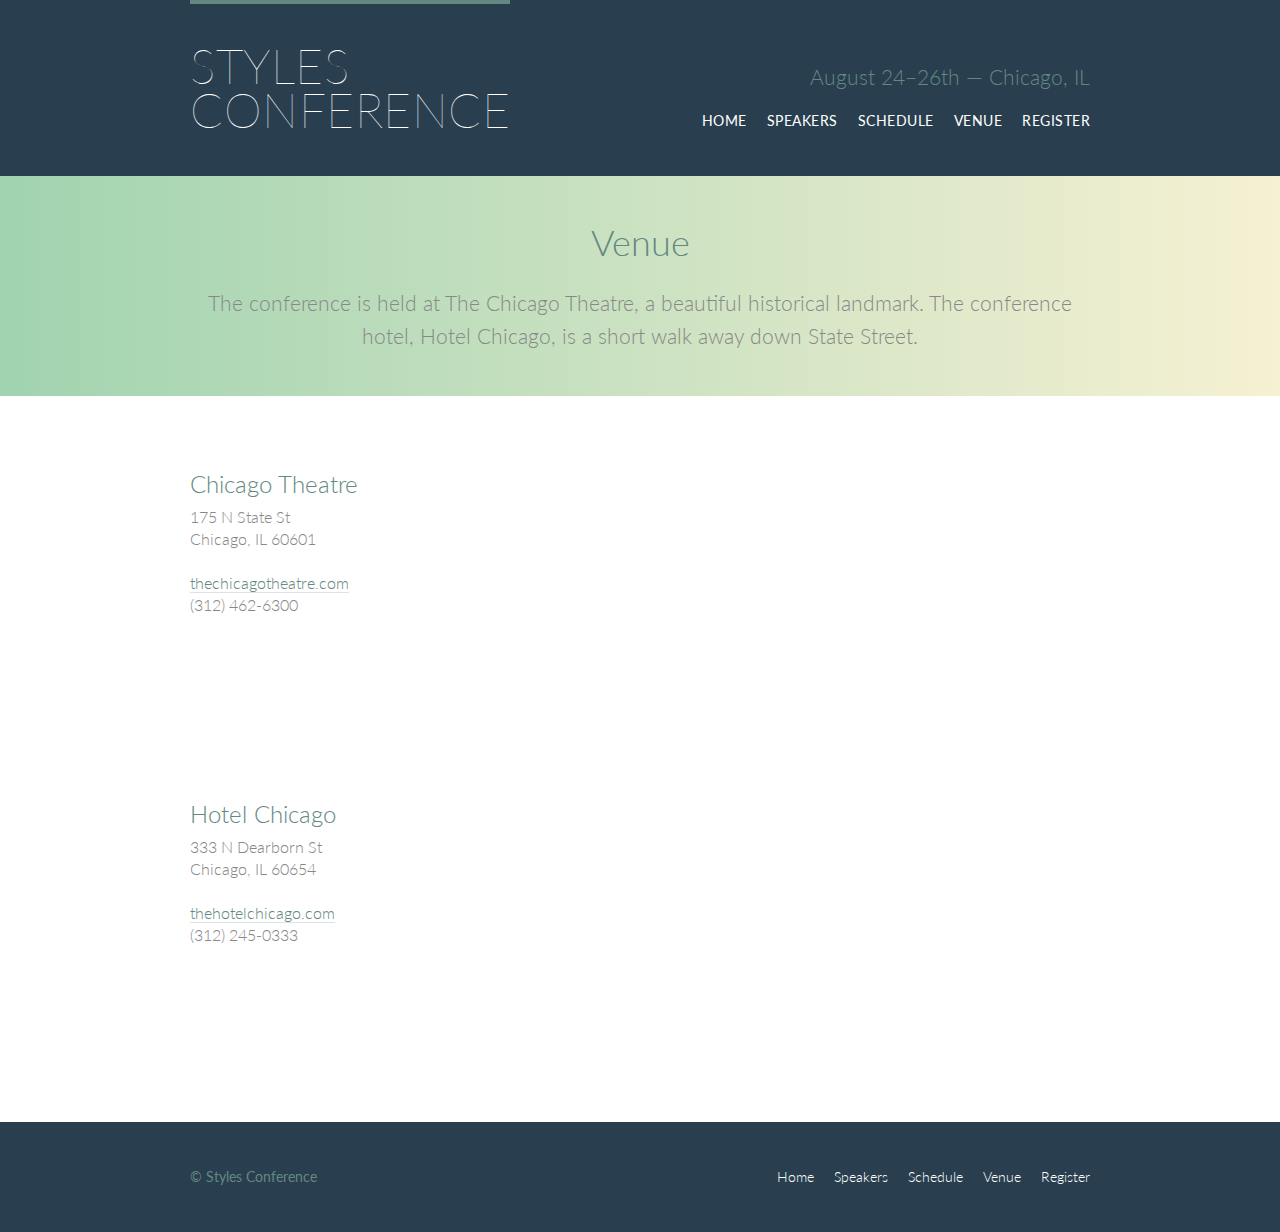
<file: venue.html>
<!DOCTYPE html>
<html lang="en">

  <head>
    <meta charset="utf-8">
    <title>Venue - Styles Conference</title>
    <link rel="stylesheet" href="assets/stylesheets/main.css">
    <link rel="stylesheet" href="http://fonts.googleapis.com/css?family=Lato:100,300,400">
  </head>

  <body>

    <!-- Header -->

    <header class="primary-header container group">

      <h1 class="logo">
        <a href="index.html">Styles <br> Conference</a>
      </h1>

      <h3 class="tagline">August 24&ndash;26th &mdash; Chicago, IL</h3>

      <nav class="nav primary-nav">
        <ul>
          <li><a href="index.html">Home</a></li><!--
          --><li><a href="speakers.html">Speakers</a></li><!--
          --><li><a href="schedule.html">Schedule</a></li><!--
          --><li><a href="venue.html">Venue</a></li><!--
          --><li><a href="register.html">Register</a></li>
        </ul>
      </nav>

    </header>

    <!-- Lead -->

    <section class="row-alt">
      <div class="lead container">

        <h1>Venue</h1>

        <p>The conference is held at The Chicago Theatre, a beautiful historical landmark. The conference hotel, Hotel Chicago, is a short walk away down State Street.</p>

      </div>
    </section>

    <!-- Main content -->

    <section class="row">
      <div class="grid">

        <!-- Chicago Theatre -->

        <section class="venue-theatre">

          <div class="col-1-3">
            <h2>Chicago Theatre</h2>
            <p>175 N State St <br> Chicago, IL 60601</p>
            <p><a href="http://www.thechicagotheatre.com/">thechicagotheatre.com</a> <br> (312) 462-6300</p>
          </div><!--

          --><iframe class="venue-map col-2-3" src="https://www.google.com/maps/embed?pb=!1m5!3m3!1m2!1s0x880e2ca55810a493%3A0x4700ddf60fcbfad6!2schicago+theatre!5e0!3m2!1sen!2sus!4v1388701393606"></iframe>

        </section>

        <!-- Hotel Chicago -->

        <section class="venue-hotel">

          <div class="col-1-3">
            <h2>Hotel Chicago</h2>
            <p>333 N Dearborn St <br> Chicago, IL 60654</p>
            <p><a href="http://thehotelchicago.com/">thehotelchicago.com</a> <br> (312) 245-0333</p>
          </div><!--

          --><iframe class="venue-map col-2-3" src="https://www.google.com/maps/embed?pb=!1m5!3m3!1m2!1s0x880e2cb1da049173%3A0xa5c91d255a775f0b!2sHotel+Sax+Chicago%2C+North+Dearborn+Street%2C+Chicago%2C+IL!5e0!3m2!1sen!2sus!4v1388702493978"></iframe>

        </section>

      </div>
    </section>

    <!-- Footer -->

    <footer class="primary-footer container group">

      <small>&copy; Styles Conference</small>

      <nav class="nav">
        <ul>
          <li><a href="index.html">Home</a></li><!--
          --><li><a href="speakers.html">Speakers</a></li><!--
          --><li><a href="schedule.html">Schedule</a></li><!--
          --><li><a href="venue.html">Venue</a></li><!--
          --><li><a href="register.html">Register</a></li>
        </ul>
      </nav>

    </footer>

  </body>
</html>
</file>
<file: assets/stylesheets/main.css>
/* http://meyerweb.com/eric/tools/css/reset/
   v2.0 | 20110126
   License: none (public domain)
*/

html, body, div, span, applet, object, iframe,
h1, h2, h3, h4, h5, h6, p, blockquote, pre,
a, abbr, acronym, address, big, cite, code,
del, dfn, em, img, ins, kbd, q, s, samp,
small, strike, strong, sub, sup, tt, var,
b, u, i, center,
dl, dt, dd, ol, ul, li,
fieldset, form, label, legend,
table, caption, tbody, tfoot, thead, tr, th, td,
article, aside, canvas, details, embed,
figure, figcaption, footer, header, hgroup,
menu, nav, output, ruby, section, summary,
time, mark, audio, video {
  margin: 0;
  padding: 0;
  border: 0;
  font-size: 100%;
  font: inherit;
  vertical-align: baseline;
}
/* HTML5 display-role reset for older browsers */
article, aside, details, figcaption, figure,
footer, header, hgroup, menu, nav, section {
  display: block;
}
body {
  line-height: 1;
}
ol, ul {
  list-style: none;
}
blockquote, q {
  quotes: none;
}
blockquote:before, blockquote:after,
q:before, q:after {
  content: '';
  content: none;
}
table {
  border-collapse: collapse;
  border-spacing: 0;
}

/*
  ========================================
  Custom styles
  ========================================
*/

body {
  background: #293f50;
  color: #888;
  font: 300 16px/22px "Lato", "Open Sans", "Helvetica Neue", Helvetica, Arial, sans-serif;
}

/*
  ========================================
  Grid
  ========================================
*/

*,
*:before,
*:after {
  -webkit-box-sizing: border-box;
     -moz-box-sizing: border-box;
          box-sizing: border-box;
}
.container,
.grid {
  margin: 0 auto;
  width: 960px;
}
.container {
  padding-left: 30px;
  padding-right: 30px;
}
.grid,
.col-1-3,
.col-2-3 {
  padding-left: 15px;
  padding-right: 15px;
}
.col-1-3,
.col-2-3  {
  display: inline-block;
  vertical-align: top;
}
.col-1-3 {
  width: 30%;
}
.col-2-3 {
  width: 66.66%;
}

/*
  ========================================
  Clearfix
  ========================================
*/

.group:before,
.group:after {
  content: "";
  display: table;
}
.group:after {
  clear: both;
}
.group {
  clear: both;
  *zoom: 1;
}

/*
  ========================================
  Rows
  ========================================
*/

.row,
.row-alt {
  min-width: 960px;

}

.row {
  background: #fff;
  padding: 66px 0 44px 0;
}

.row-alt {
  background: #cbe2c1;
  background: -webkit-linear-gradient(to right, #a1d3b0, #f6f1d3);
  background: -moz-linear-gradient(to right, #a1d3b0, #f6f1d3);
  background: linear-gradient(to right, #a1d3b0, #f6f1d3);
  padding: 44px 0 22px 0;
}

/*
  ========================================
  Typography
  ========================================
*/

h1, h2, h3, h4 {
  color: #648880;
}
h1, h3, h4, h5, p {
  margin-bottom: 22px;
}
h1 {
  font-size: 36px;
  line-height: 44px;
}
h2 {
  font-size: 24px;
  line-height: 44px;
}
h3 {
  font-size: 21px;
}
h4 {
  font-size: 18px;
}
h5 {
  color: #a9b2b9;
  font-size: 14px;
  font-weight: 400;
  text-transform: uppercase;
}
strong {
  font-weight: 400;
}
cite,
em {
  font-style: italic;
}

/*
  ========================================
  Leads
  ========================================
*/

.lead {
  text-align: center;
}
.lead p {
  font-size: 21px;
  line-height: 33px;
}


/*
  ========================================
  Links
  ========================================
*/

a {
  color: #648880;
  text-decoration: none;
}
a:hover {
  color: #a9b2b9;
}
p a {
  border-bottom: 1px solid #dfe2e5;
}

/*
  ========================================
  Buttons
  ========================================
*/

.btn {
  border-radius: 5px;
  color: #fff;
  cursor: pointer;
  font-weight: 400;
  letter-spacing: .5px;
  text-transform: uppercase;
  display: inline-block;
  margin: 0;
}
.btn-alt {
  border: 1px solid #dfe2e5;
  padding: 10px 30px;
}

.btn-alt:hover {
  background: #fff;
  color: #648880;
}

/*
  ========================================
  Primary header
  ========================================
*/

.logo {
  border-top: 4px solid #648880;
  float: left;
  font-size: 48px;
  font-weight: 100;
  letter-spacing: .5px;
  line-height: 44px;
  padding: 40px 0 22px 0;
  text-transform: uppercase;
}
.tagline {
  margin: 66px 0 22px 0;
  text-align: right;
}
.primary-nav {
  font-size: 14px;
  font-weight: 400;
  letter-spacing: .5px;
  text-transform: uppercase;
}

/*
  ========================================
  Primary footer
  ========================================
*/

.primary-header a,
.primary-footer a {
  color: #fff;
}

.primary-header a:hover,
.primary-footer a:hover {
  color: #648880;
}

.primary-footer {
  color: #648880;
  font-size: 14px;
  padding-bottom: 44px;
  padding-top: 44px;
}
.primary-footer small {
  float: left;
  font-weight: 400;
}

/*
  ========================================
  Navigation
  ========================================
*/

.nav {
  text-align: right;
}

.nav li {
  display: inline-block;
  margin: 0 10px;
  vertical-align: top;
}

.nav li:last-child {
  margin-right: 0;
}

/*
  ========================================
  Home
  ========================================
*/

.hero {
  color: #fff;
  line-height: 44px;
  padding: 22px 80px 66px 80px;
  text-align: center;
}
.hero h2 {
  font-size: 36px;
}
.hero p {
  font-size: 24px;
  font-weight: 100;
}
.teaser a:hover h3 {
  color: #a9b2b9;
}

.teaser img {
  border-radius: 5px;
  display: block;
  margin-bottom: 22px;
  max-width: 100%;
}

/*
  ==================================
  Speakers
  ==================================
*/

.speaker-info {
  border: 1px solid #DFE2E5;
  border-radius: 5px;
  margin-top: 88px;
  padding-bottom: 22px;
  text-align: center;
}

.speaker-info img {
  border-radius: 50%;
  height: 130px;
  margin: -66px 0 22px 0;
  vertical-align: top;
}

.speaker {
  margin-bottom: 44px;
}

/*
  ==================================
  Venue
  ==================================
*/

.venue-theatre {
  margin-bottom: 66px;
}

.venue-hotel {
  margin-bottom: 22px;
}

.venue-map {
  height: 264px;
}

/*
  ==================================
  Register
  ==================================
*/

.why-attend {
  list-style: square;
  margin: 0 0 22px 30px;
}

form {
  margin-bottom: 22px;
}

input,
select,
textarea {
  font: 300 16px/22px "Lato", "Open Sans", "Helvetica Neue", Helvetica, Arial, sans-serif;
}

.register-group label {
  color: #648880;
  cursor: pointer;
  font-weight: 400;
}
.register-group input,
.register-group select,
.register-group textarea {
  border: 1px solid #c6c9cc;
  border-radius: 5px;
  color: #888;
  display: block;
  margin: 5px 0 27px 0;
  padding: 5px 8px;
}
.register-group input,
.register-group textarea {
  width: 100%;
}
.register-group select {
  height: 34px;
  width: 60px;
}
.register-group textarea {
  height: 78px;
}

.btn-default {
  border: 0;
  background: #648880;
  padding: 11px 30px;
  font-size: 14px;
}
.btn-default:hover {
  background: #77a198;
}

/*
  ========================================
  Schedule
  ========================================
*/

table {
  margin-bottom: 44px;
  width: 100%;
}

table:last-child {
  margin-bottom: 0;
}

th,
td {
  padding-bottom: 22px;
  vertical-align: top;
}

th {
  padding-right: 45px;
  text-align: right;
  width: 20%;
}

td {
  width: 40%;
}

thead {
  line-height: 44px;
}

thead th {
  color: #648880;
  font-size: 24px;
}

tbody th {
  color: #a9b2b9;
  font-size: 14px;
  font-weight: 400;
  padding-top: 22px;
  text-transform: uppercase;
}

tbody td {
  border-top: 1px solid #dfe2e5;
  padding-top: 21px;
}

tbody td:first-of-type {
  padding-right: 15px;
}

tbody td:last-of-type {
  padding-left: 15px;
}

tbody td:only-of-type {
  padding-left: 0;
  padding-right: 0;
}

table a {
  color: #888;
}

table h4 {
  margin-bottom: 0;
}

.schedule-offset {
  color: #a9b2b9;
}
</file>
